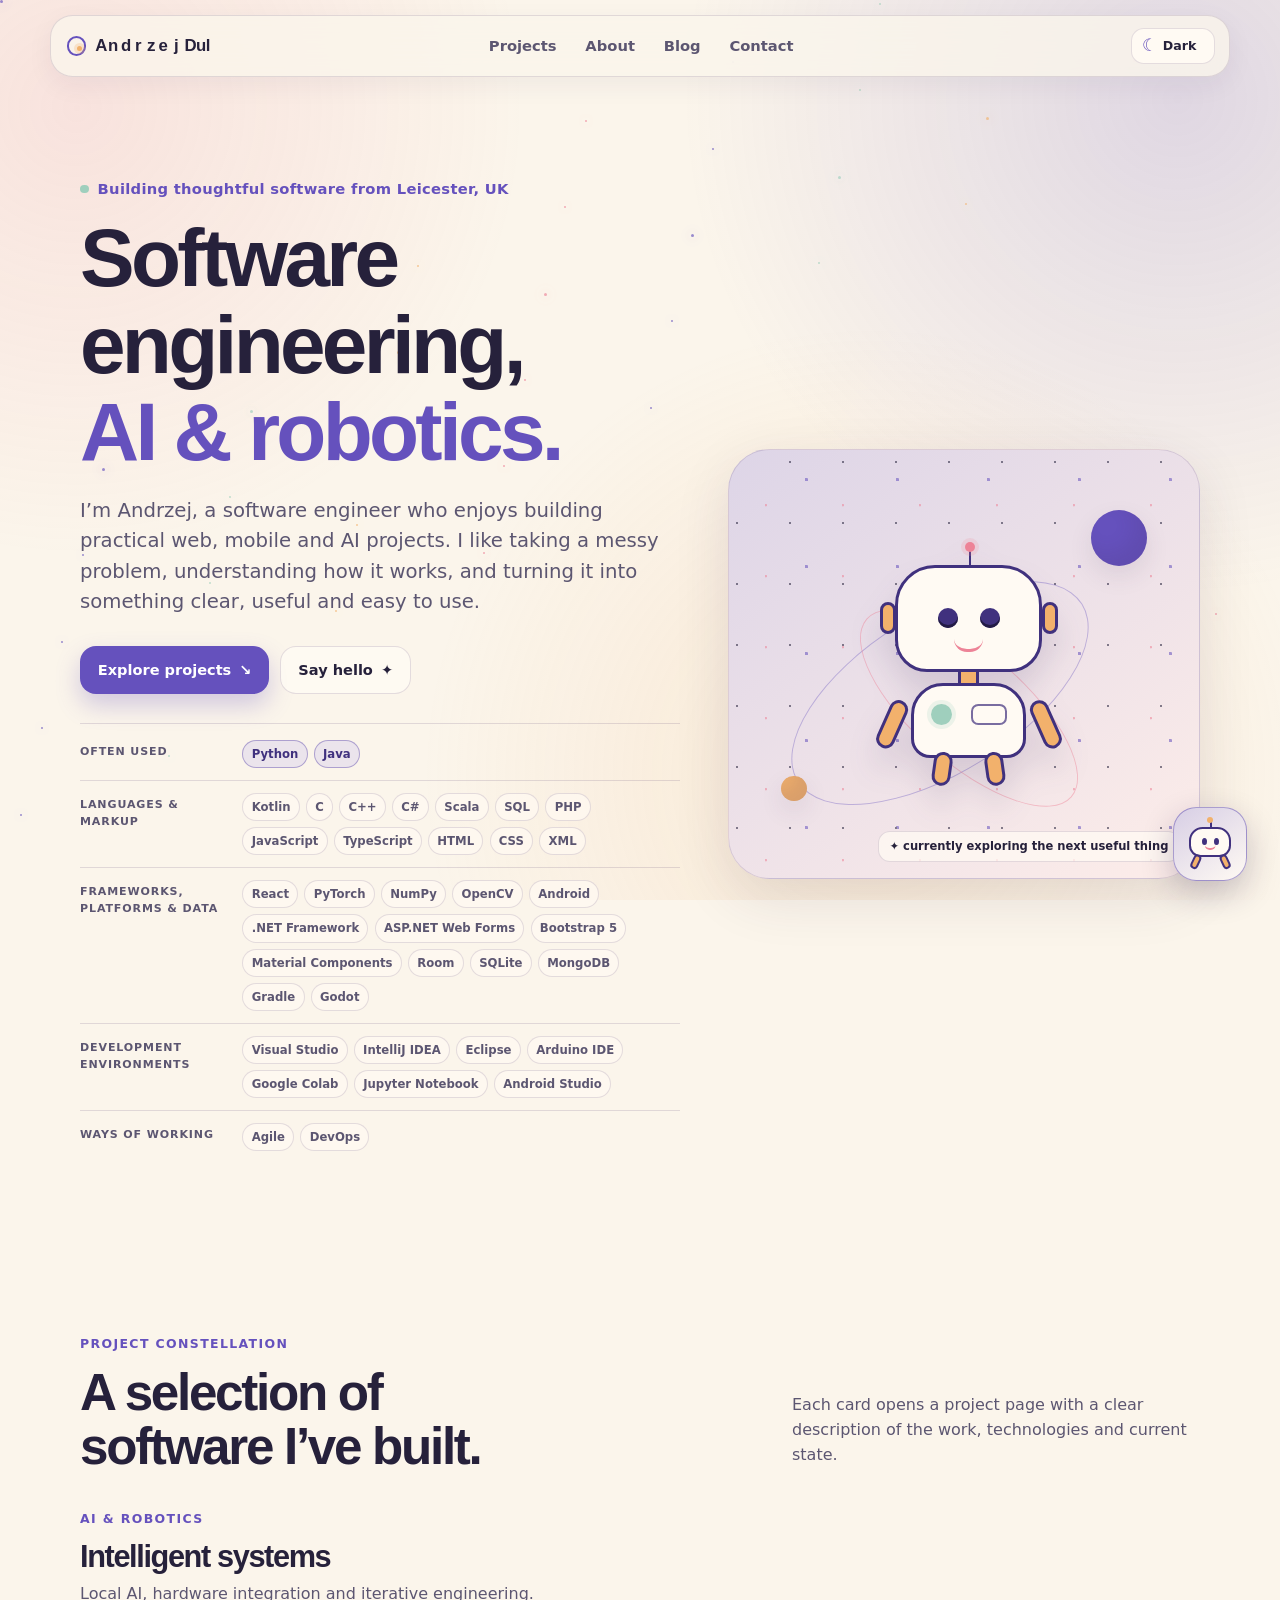
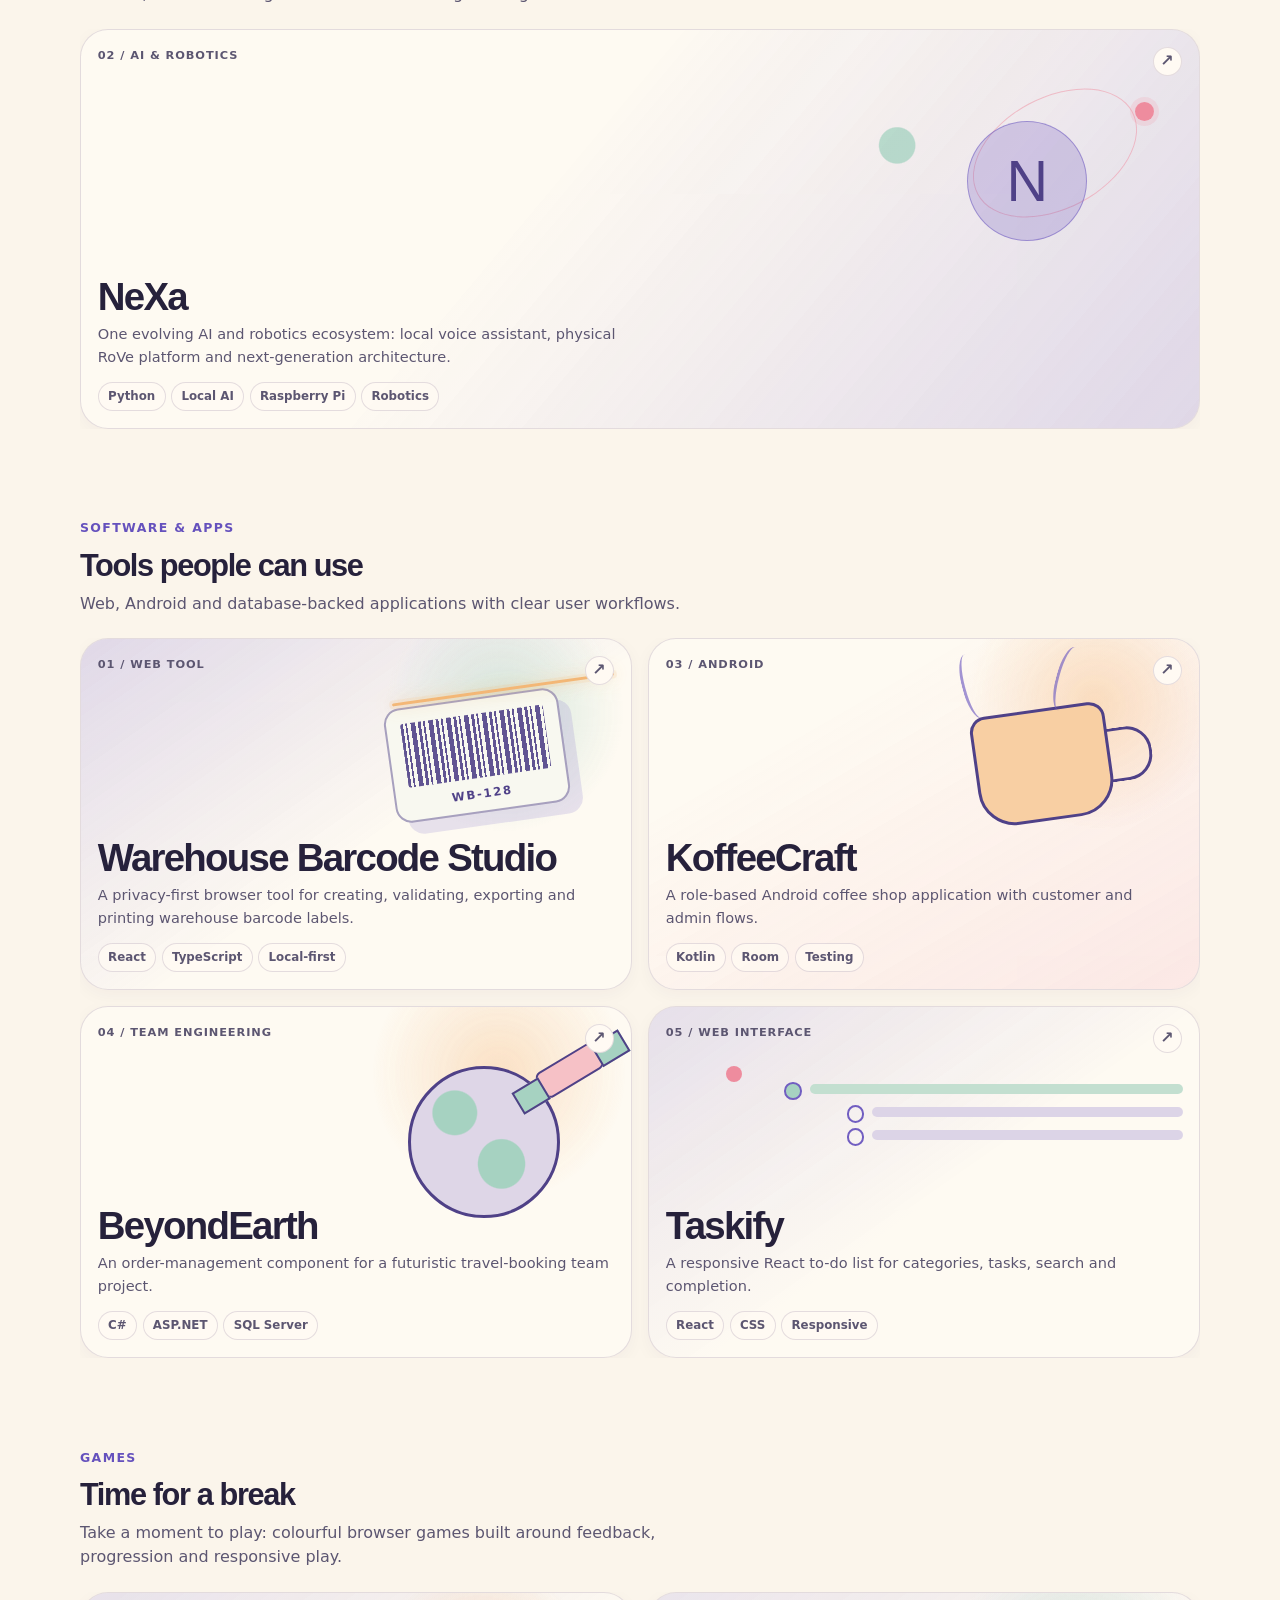
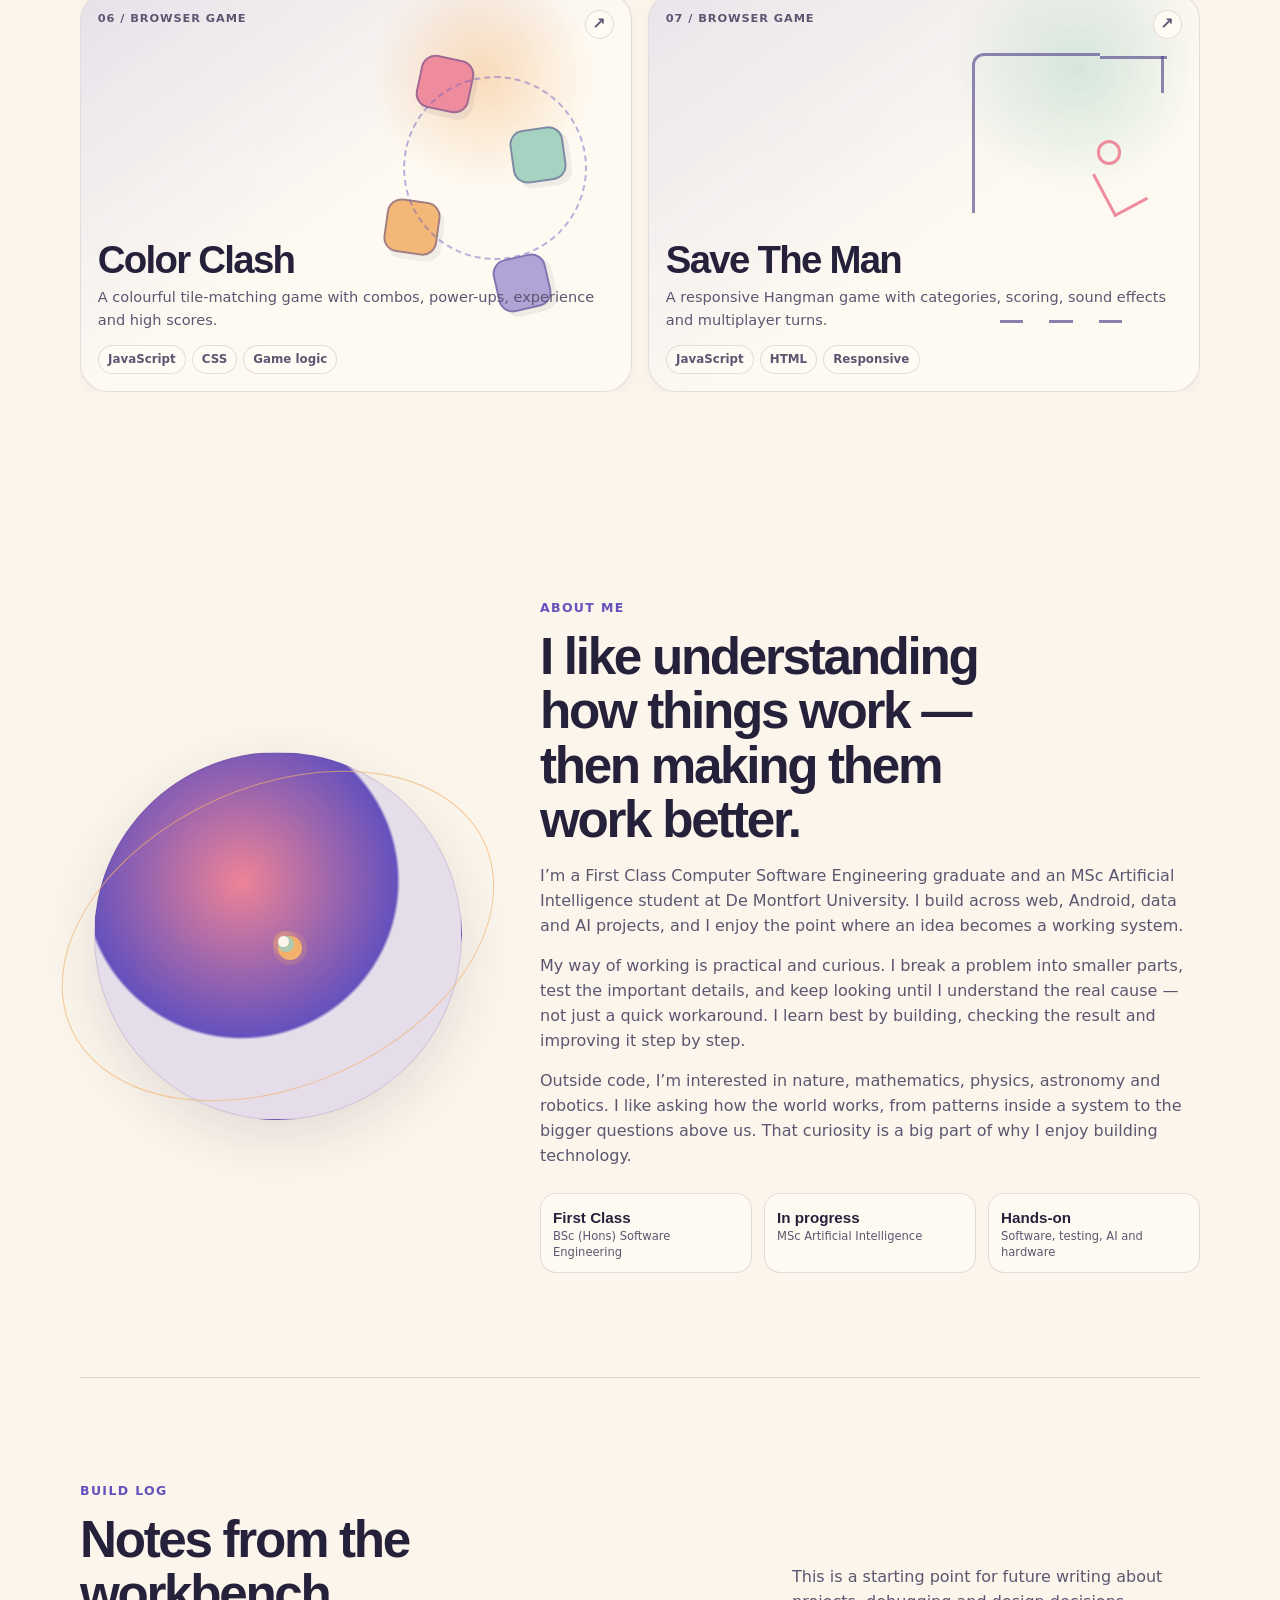
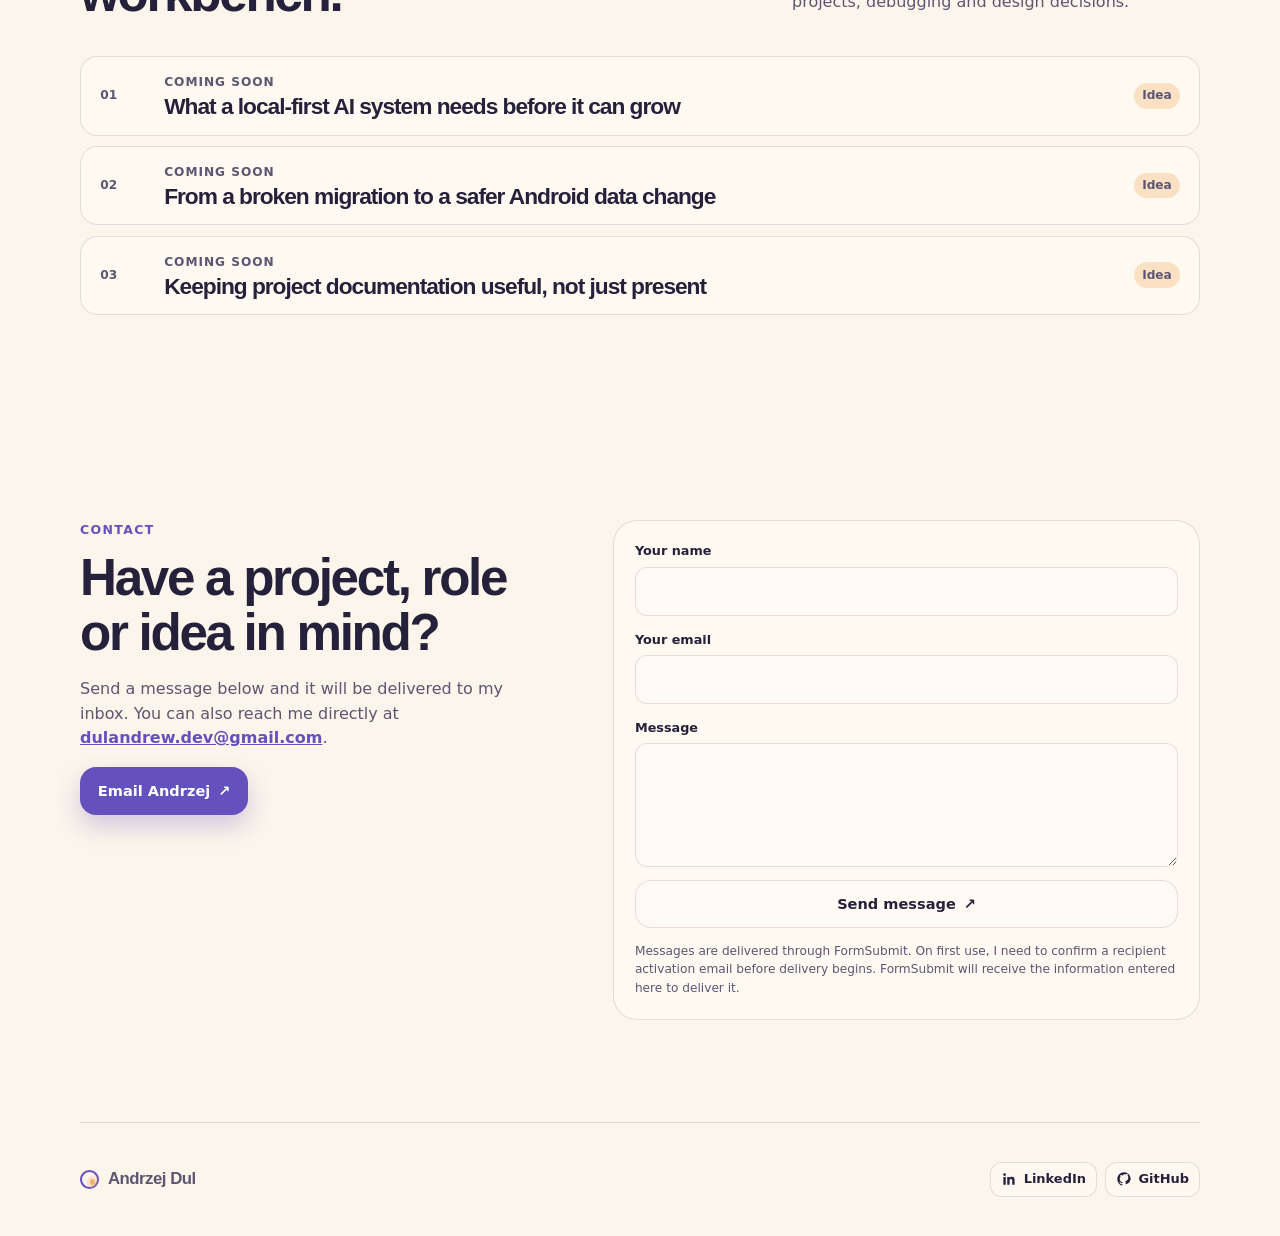
<file: index.html>
<!doctype html>
<html lang="en">
  <head>
    <meta charset="UTF-8" />
    <meta name="viewport" content="width=device-width, initial-scale=1.0" />
    <meta name="description" content="Andrzej Dul — software engineering, AI systems and robotics portfolio." />
    <meta name="theme-color" content="#171334" />
    <title>Andrzej Dul — Portfolio</title>
    <link rel="stylesheet" href="assets/styles.css?v=20261112-1" />
    <script src="assets/app.js?v=portfolio-assistant-2" defer></script>
  </head>
  <body>
    <a class="skip-link" href="#main-content">Skip to content</a>
    <div class="space-dust" aria-hidden="true"></div>

    <header class="site-header" data-header>
      <a class="brand" href="#home" aria-label="Andrzej Dul, home">
        <span class="brand-orbit" aria-hidden="true"></span>
        <span class="brand-name" aria-hidden="true">
          <span class="brand-name-fallback">Andrzej</span>
          <span class="brand-name-reels" data-name-reels></span>
          <span class="brand-surname">Dul</span>
        </span>
      </a>

      <button class="nav-toggle" type="button" aria-expanded="false" aria-controls="site-nav" data-nav-toggle>
        <span class="sr-only">Open navigation</span>
        <span></span><span></span><span></span>
      </button>

      <nav class="site-nav" id="site-nav" aria-label="Primary navigation" data-nav>
        <a href="#projects">Projects</a>
        <a href="#about">About</a>
        <a href="#blog">Blog</a>
        <a href="#contact">Contact</a>
      </nav>

      <button class="theme-toggle" type="button" aria-label="Switch colour theme" aria-pressed="false" data-theme-toggle>
        <span class="theme-icon" aria-hidden="true">☾</span>
        <span class="theme-label">Dark</span>
      </button>
    </header>

    <main id="main-content">
      <section class="hero section" id="home" aria-labelledby="hero-title">
        <div class="hero-copy reveal">
          <p class="eyebrow"><span class="pulse-dot" aria-hidden="true"></span> Building thoughtful software from Leicester, UK</p>
          <h1 id="hero-title">Software engineering,<br /><em>AI &amp; robotics.</em></h1>
          <p class="hero-intro">I’m Andrzej, a software engineer who enjoys building practical web, mobile and AI projects. I like taking a messy problem, understanding how it works, and turning it into something clear, useful and easy to use.</p>
          <div class="hero-actions">
            <a class="button button-primary" href="#projects">Explore projects <span aria-hidden="true">↘</span></a>
            <a class="button button-quiet" href="#contact">Say hello <span aria-hidden="true">✦</span></a>
          </div>
          <div class="skill-showcase" aria-label="Technologies used by Andrzej">
            <div class="skill-group skill-group-primary"><p>Often used</p><ul><li>Python</li><li>Java</li></ul></div>
            <div class="skill-group"><p>Languages &amp; markup</p><ul><li>Kotlin</li><li>C</li><li>C++</li><li>C#</li><li>Scala</li><li>SQL</li><li>PHP</li><li>JavaScript</li><li>TypeScript</li><li>HTML</li><li>CSS</li><li>XML</li></ul></div>
            <div class="skill-group"><p>Frameworks, platforms &amp; data</p><ul><li>React</li><li>PyTorch</li><li>NumPy</li><li>OpenCV</li><li>Android</li><li>.NET Framework</li><li>ASP.NET Web Forms</li><li>Bootstrap 5</li><li>Material Components</li><li>Room</li><li>SQLite</li><li>MongoDB</li><li>Gradle</li><li>Godot</li></ul></div>
            <div class="skill-group"><p>Development environments</p><ul><li>Visual Studio</li><li>IntelliJ IDEA</li><li>Eclipse</li><li>Arduino IDE</li><li>Google Colab</li><li>Jupyter Notebook</li><li>Android Studio</li></ul></div>
            <div class="skill-group"><p>Ways of working</p><ul><li>Agile</li><li>DevOps</li></ul></div>
          </div>
        </div>

        <div class="hero-visual reveal" aria-label="A friendly robot floating in space" role="img">
          <div class="orbit orbit-one" aria-hidden="true"></div>
          <div class="orbit orbit-two" aria-hidden="true"></div>
          <div class="planet planet-lilac" aria-hidden="true"></div>
          <div class="planet planet-peach" aria-hidden="true"></div>
          <div class="robot-wrap">
            <div class="robot-antenna"><span></span></div>
            <div class="robot-head">
              <span class="robot-ear ear-left"></span>
              <span class="robot-ear ear-right"></span>
              <div class="robot-face"><span class="eye"></span><span class="eye"></span><span class="mouth"></span></div>
            </div>
            <div class="robot-neck"></div>
            <div class="robot-body">
              <span class="chest-light"></span>
              <span class="robot-panel"></span>
            </div>
            <span class="robot-arm arm-left"></span><span class="robot-arm arm-right"></span>
            <span class="robot-leg leg-left"></span><span class="robot-leg leg-right"></span>
          </div>
          <p class="visual-note"><span aria-hidden="true">✦</span> currently exploring the next useful thing</p>
        </div>
      </section>

      <section class="section projects-section" id="projects" aria-labelledby="projects-title">
        <div class="section-heading reveal">
          <div>
            <p class="section-kicker">Project constellation</p>
            <h2 id="projects-title">A selection of software I’ve built.</h2>
          </div>
          <p>Each card opens a project page with a clear description of the work, technologies and current state.</p>
        </div>

        <section class="project-category" aria-labelledby="ai-projects-title">
          <div class="project-category-heading">
            <p class="section-kicker">AI &amp; robotics</p>
            <h3 id="ai-projects-title">Intelligent systems</h3>
            <p>Local AI, hardware integration and iterative engineering.</p>
          </div>
          <div class="project-carousel" data-project-carousel>
          <div class="project-carousel-controls" aria-label="Project gallery controls">
            <p class="project-carousel-status" data-carousel-status aria-live="polite"></p>
            <div><button class="carousel-button" type="button" data-carousel-prev aria-label="Show previous projects">←</button><button class="carousel-button" type="button" data-carousel-next aria-label="Show next projects">→</button></div>
          </div>
          <div class="project-carousel-viewport" data-carousel-viewport>
            <div class="project-carousel-track" data-project-track>
              <div class="project-grid" data-project-grid>
                <a class="project-card project-card-featured reveal" href="projects/nexa.html" data-tilt>
            <div class="card-art art-nexa" aria-hidden="true"><span class="mini-orbit"></span><span class="mini-core">N</span><span class="mini-moon"></span></div>
            <div class="card-topline"><span>02 / AI &amp; robotics</span><span class="card-arrow">↗</span></div>
            <h3>NeXa</h3>
            <p>One evolving AI and robotics ecosystem: local voice assistant, physical RoVe platform and next-generation architecture.</p>
            <ul class="card-tags"><li>Python</li><li>Local AI</li><li>Raspberry Pi</li><li>Robotics</li></ul>
                </a>
              </div>
            </div>
          </div>
          </div>
        </section>

        <section class="project-category" aria-labelledby="software-projects-title">
          <div class="project-category-heading">
            <p class="section-kicker">Software &amp; apps</p>
            <h3 id="software-projects-title">Tools people can use</h3>
            <p>Web, Android and database-backed applications with clear user workflows.</p>
          </div>
          <div class="project-carousel" data-project-carousel>
            <div class="project-carousel-controls" aria-label="Software projects gallery controls">
              <p class="project-carousel-status" data-carousel-status aria-live="polite"></p>
              <div><button class="carousel-button" type="button" data-carousel-prev aria-label="Show previous software projects">←</button><button class="carousel-button" type="button" data-carousel-next aria-label="Show next software projects">→</button></div>
            </div>
            <div class="project-carousel-viewport" data-carousel-viewport>
              <div class="project-carousel-track" data-project-track>
                <div class="project-grid" data-project-grid>
                <a class="project-card project-card-warehouse reveal" href="projects/warehouse-barcode-studio.html" data-tilt>
            <div class="card-art art-warehouse" aria-hidden="true"><span class="barcode-sheet"><span class="barcode-lines"></span><span class="barcode-code">WB-128</span></span><span class="barcode-scan"></span></div>
            <div class="card-topline"><span>01 / Web tool</span><span class="card-arrow">↗</span></div>
            <h3>Warehouse Barcode Studio</h3>
            <p>A privacy-first browser tool for creating, validating, exporting and printing warehouse barcode labels.</p>
            <ul class="card-tags"><li>React</li><li>TypeScript</li><li>Local-first</li></ul>
                </a>

                <a class="project-card project-card-coffee reveal" href="projects/koffeecraft.html" data-tilt>
            <div class="card-art art-coffee" aria-hidden="true"><span class="cup"></span><span class="steam steam-one"></span><span class="steam steam-two"></span></div>
            <div class="card-topline"><span>03 / Android</span><span class="card-arrow">↗</span></div>
            <h3>KoffeeCraft</h3>
            <p>A role-based Android coffee shop application with customer and admin flows.</p>
            <ul class="card-tags"><li>Kotlin</li><li>Room</li><li>Testing</li></ul>
                </a>

                <a class="project-card project-card-standard reveal" href="projects/beyond-earth.html" data-tilt>
            <div class="card-art art-earth" aria-hidden="true"><span class="earth-globe"></span><span class="satellite"></span></div>
            <div class="card-topline"><span>04 / Team engineering</span><span class="card-arrow">↗</span></div>
            <h3>BeyondEarth</h3>
            <p>An order-management component for a futuristic travel-booking team project.</p>
            <ul class="card-tags"><li>C#</li><li>ASP.NET</li><li>SQL Server</li></ul>
                </a>

                <a class="project-card project-card-standard reveal" href="projects/taskify.html" data-tilt>
            <div class="card-art art-taskify" aria-hidden="true"><span class="task-line done"></span><span class="task-line"></span><span class="task-line"></span><span class="task-dot"></span></div>
            <div class="card-topline"><span>05 / Web interface</span><span class="card-arrow">↗</span></div>
            <h3>Taskify</h3>
            <p>A responsive React to-do list for categories, tasks, search and completion.</p>
            <ul class="card-tags"><li>React</li><li>CSS</li><li>Responsive</li></ul>
                </a>
              </div>
            </div>
          </div>
          </div>
        </section>

        <section class="project-category" aria-labelledby="games-projects-title">
          <div class="project-category-heading">
            <p class="section-kicker">Games</p>
            <h3 id="games-projects-title">Time for a break</h3>
            <p>Take a moment to play: colourful browser games built around feedback, progression and responsive play.</p>
          </div>
          <div class="project-carousel" data-project-carousel>
            <div class="project-carousel-controls" aria-label="Games gallery controls">
              <p class="project-carousel-status" data-carousel-status aria-live="polite"></p>
              <div><button class="carousel-button" type="button" data-carousel-prev aria-label="Show previous games">←</button><button class="carousel-button" type="button" data-carousel-next aria-label="Show next games">→</button></div>
            </div>
            <div class="project-carousel-viewport" data-carousel-viewport>
              <div class="project-carousel-track" data-project-track>
                <div class="project-grid" data-project-grid>
                <a class="project-card project-card-game reveal" href="projects/color-clash.html" data-tilt>
            <div class="card-art art-color" aria-hidden="true"><span class="color-tile tile-one"></span><span class="color-tile tile-two"></span><span class="color-tile tile-three"></span><span class="color-tile tile-four"></span><span class="combo-ring"></span></div>
            <div class="card-topline"><span>06 / Browser game</span><span class="card-arrow">↗</span></div>
            <h3>Color Clash</h3>
            <p>A colourful tile-matching game with combos, power-ups, experience and high scores.</p>
            <ul class="card-tags"><li>JavaScript</li><li>CSS</li><li>Game logic</li></ul>
                </a>

                <a class="project-card project-card-game reveal" href="projects/save-the-man.html" data-tilt>
            <div class="card-art art-save" aria-hidden="true"><span class="gallows"></span><span class="hanging-figure"></span><span class="word-dash dash-one"></span><span class="word-dash dash-two"></span><span class="word-dash dash-three"></span></div>
            <div class="card-topline"><span>07 / Browser game</span><span class="card-arrow">↗</span></div>
            <h3>Save The Man</h3>
            <p>A responsive Hangman game with categories, scoring, sound effects and multiplayer turns.</p>
            <ul class="card-tags"><li>JavaScript</li><li>HTML</li><li>Responsive</li></ul>
                </a>
              </div>
            </div>
          </div>
          </div>
        </section>
      </section>

      <section class="section about-section" id="about" aria-labelledby="about-title">
        <div class="about-orb reveal" aria-hidden="true"><span></span><span></span><span></span></div>
        <div class="about-copy reveal">
          <p class="section-kicker">About me</p>
          <h2 id="about-title">I like understanding how things work — then making them work better.</h2>
          <p>I’m a First Class Computer Software Engineering graduate and an MSc Artificial Intelligence student at De Montfort University. I build across web, Android, data and AI projects, and I enjoy the point where an idea becomes a working system.</p>
          <p>My way of working is practical and curious. I break a problem into smaller parts, test the important details, and keep looking until I understand the real cause — not just a quick workaround. I learn best by building, checking the result and improving it step by step.</p>
          <p>Outside code, I’m interested in nature, mathematics, physics, astronomy and robotics. I like asking how the world works, from patterns inside a system to the bigger questions above us. That curiosity is a big part of why I enjoy building technology.</p>
          <div class="fact-grid" aria-label="Selected background">
            <div><strong>First Class</strong><span>BSc (Hons) Software Engineering</span></div>
            <div><strong>In progress</strong><span>MSc Artificial Intelligence</span></div>
            <div><strong>Hands-on</strong><span>Software, testing, AI and hardware</span></div>
          </div>
        </div>
      </section>

      <section class="section blog-section" id="blog" aria-labelledby="blog-title">
        <div class="section-heading reveal">
          <div>
            <p class="section-kicker">Build log</p>
            <h2 id="blog-title">Notes from the workbench.</h2>
          </div>
          <p>This is a starting point for future writing about projects, debugging and design decisions.</p>
        </div>
        <div class="log-list">
          <article class="log-item reveal"><span class="log-index">01</span><div><p class="log-label">Coming soon</p><h3>What a local-first AI system needs before it can grow</h3></div><span class="log-status">Idea</span></article>
          <article class="log-item reveal"><span class="log-index">02</span><div><p class="log-label">Coming soon</p><h3>From a broken migration to a safer Android data change</h3></div><span class="log-status">Idea</span></article>
          <article class="log-item reveal"><span class="log-index">03</span><div><p class="log-label">Coming soon</p><h3>Keeping project documentation useful, not just present</h3></div><span class="log-status">Idea</span></article>
        </div>
      </section>

      <section class="section contact-section" id="contact" aria-labelledby="contact-title">
        <div class="contact-intro reveal">
          <p class="section-kicker">Contact</p>
          <h2 id="contact-title">Have a project, role or idea in mind?</h2>
          <p>Send a message below and it will be delivered to my inbox. You can also reach me directly at <a href="mailto:dulandrew.dev@gmail.com">dulandrew.dev@gmail.com</a>.</p>
          <a class="button button-primary" href="mailto:dulandrew.dev@gmail.com?subject=Hello%20Andrzej">Email Andrzej <span aria-hidden="true">↗</span></a>
        </div>
        <form class="contact-form reveal" action="https://formsubmit.co/dulandrew.dev@gmail.com" method="POST">
          <input type="hidden" name="_subject" value="New message from Andrzej Dul portfolio" />
          <input type="hidden" name="_template" value="table" />
          <input class="form-honeypot" type="text" name="_honey" tabindex="-1" autocomplete="off" aria-hidden="true" />
          <div class="form-row"><label for="name">Your name</label><input id="name" name="name" required /></div>
          <div class="form-row"><label for="email">Your email</label><input id="email" type="email" name="email" required /></div>
          <div class="form-row"><label for="message">Message</label><textarea id="message" name="message" rows="4" required></textarea></div>
          <button class="button button-quiet" type="submit">Send message <span aria-hidden="true">↗</span></button>
          <p class="form-note">Messages are delivered through FormSubmit. On first use, I need to confirm a recipient activation email before delivery begins. FormSubmit will receive the information entered here to deliver it.</p>
        </form>
      </section>
    </main>

    <aside class="assistant-dock" data-assistant-dock aria-label="Portfolio assistant">
      <button class="assistant-launcher" type="button" aria-expanded="false" aria-controls="portfolio-assistant" data-assistant-toggle>
        <span class="dock-robot" aria-hidden="true"><span class="dock-antenna"></span><span class="dock-head"><span class="dock-eye dock-eye-left"></span><span class="dock-eye dock-eye-right"></span><span class="dock-smile"></span></span><span class="dock-arm dock-arm-left"></span><span class="dock-arm dock-arm-right"></span></span>
        <span class="sr-only">Open portfolio assistant</span>
      </button>
      <section class="assistant-popover" id="portfolio-assistant" aria-label="Portfolio assistant chat">
        <div class="chat-header"><span class="chat-orb" aria-hidden="true">✦</span><div><strong>Portfolio helper</strong><small><span class="status-dot"></span> Ask about projects and how I work</small></div><button class="assistant-close" type="button" aria-label="Close portfolio assistant" data-assistant-close>×</button></div>
        <div class="chat-messages" data-chat-messages aria-live="polite"><p class="assistant-message">Hi, I’m Andrzej’s portfolio assistant. What would you like to know?</p></div>
        <form class="chat-form" data-chat-form>
          <label class="sr-only" for="assistant-question">Ask about a project</label>
          <input id="assistant-question" name="question" placeholder="Ask about Andrzej or a project…" autocomplete="off" />
          <button class="icon-button" type="submit" aria-label="Send question">↑</button>
        </form>
      </section>
    </aside>

    <footer class="site-footer">
      <a class="brand" href="#home"><span class="brand-orbit" aria-hidden="true"></span><span>Andrzej Dul</span></a>
      <div class="footer-links" aria-label="Andrzej's profiles">
        <a class="social-link" href="https://www.linkedin.com/in/andrzej-dul-05b53b1b9/" target="_blank" rel="noreferrer" aria-label="Andrzej Dul on LinkedIn">
          <svg aria-hidden="true" viewBox="0 0 24 24"><path d="M20.45 20.45h-3.56v-5.57c0-1.33-.03-3.03-1.85-3.03-1.85 0-2.13 1.45-2.13 2.94v5.66H9.35V8.98h3.42v1.57h.05c.48-.9 1.64-1.85 3.37-1.85 3.6 0 4.26 2.37 4.26 5.46v6.29ZM5.34 7.41a2.07 2.07 0 1 1 0-4.14 2.07 2.07 0 0 1 0 4.14Zm1.78 13.04H3.55V8.98h3.57v11.47Z"/></svg>
          <span>LinkedIn</span>
        </a>
        <a class="social-link" href="https://github.com/AndrewDul" target="_blank" rel="noreferrer" aria-label="Andrzej Dul on GitHub">
          <svg aria-hidden="true" viewBox="0 0 24 24"><path fill-rule="evenodd" d="M12 2C6.48 2 2 6.58 2 12.23c0 4.52 2.87 8.35 6.84 9.7.5.1.68-.22.68-.49 0-.24-.01-1.04-.01-1.88-2.78.62-3.37-1.21-3.37-1.21-.45-1.19-1.11-1.5-1.11-1.5-.91-.64.07-.63.07-.63 1 .07 1.53 1.06 1.53 1.06.9 1.57 2.35 1.12 2.92.86.09-.67.35-1.12.64-1.38-2.22-.26-4.56-1.15-4.56-5.11 0-1.13.4-2.06 1.06-2.79-.11-.27-.46-1.32.1-2.75 0 0 .87-.29 2.75 1.07A9.36 9.36 0 0 1 12 4.78c.85 0 1.7.12 2.5.34 1.89-1.36 2.75-1.07 2.75-1.07.56 1.43.21 2.48.1 2.75.66.73 1.06 1.66 1.06 2.79 0 3.97-2.35 4.85-4.58 5.1.36.32.68.94.68 1.9 0 1.37-.01 2.47-.01 2.81 0 .27.18.6.69.49A10.24 10.24 0 0 0 22 12.23C22 6.58 17.52 2 12 2Z" clip-rule="evenodd"/></svg>
          <span>GitHub</span>
        </a>
      </div>
    </footer>
  </body>
</html>
</file>
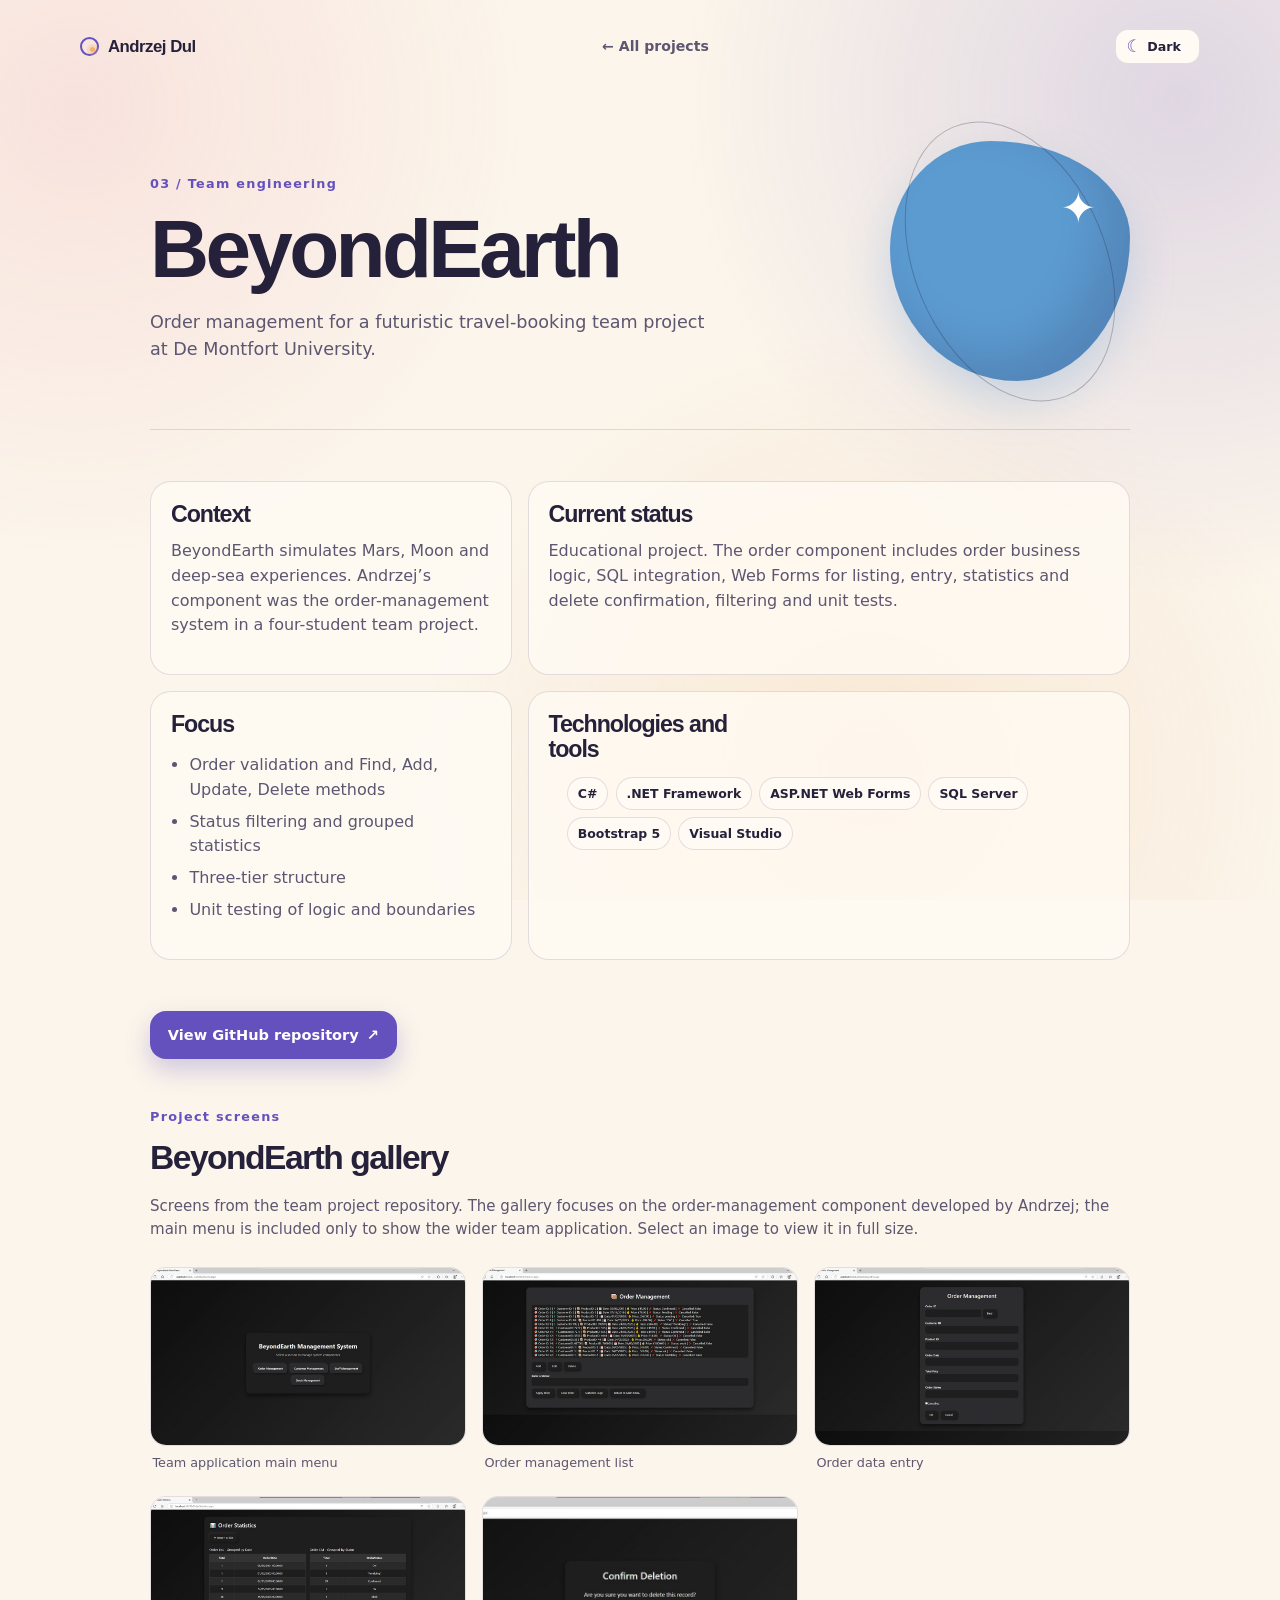
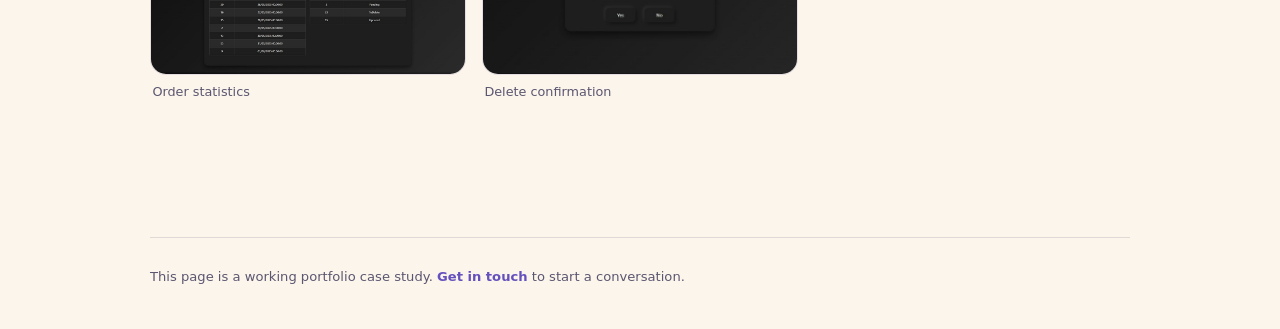
<file: projects/beyond-earth.html>
<!doctype html>
<html lang="en">
<head>
  <meta charset="UTF-8">
  <meta name="viewport" content="width=device-width, initial-scale=1.0">
  <meta name="description" content="BeyondEarth project case study by Andrzej Dul.">
  <title>BeyondEarth — Andrzej Dul</title>
  <link rel="stylesheet" href="../assets/project.css">
  <link rel="stylesheet" href="../assets/gallery.css">
  <script src="../assets/project.js" defer></script>
  <script src="../assets/gallery.js" defer></script>
</head>
<body class="project-page" data-project="beyond-earth">
  <a class="skip-link" href="#project-content">Skip to content</a>
  <header class="project-header"><nav class="project-nav" aria-label="Project navigation"><a class="brand" href="../index.html"><span class="brand-orbit" aria-hidden="true"></span><span>Andrzej Dul</span></a><a class="back-link" href="../index.html#projects">← All projects</a><button class="theme-toggle" type="button" aria-label="Switch colour theme" aria-pressed="false" data-theme-toggle><span class="theme-icon" aria-hidden="true">☾</span><span class="theme-label">Dark</span></button></nav></header>
  <main class="project-main" id="project-content">
    <section class="project-hero"><div><p class="project-number" data-number></p><h1 data-title></h1><p class="project-summary" data-summary></p></div><div class="project-orb" aria-hidden="true"></div></section>
    <section class="project-details"><article class="project-detail"><h2>Context</h2><p data-context></p></article><article class="project-detail wide"><h2>Current status</h2><p data-status></p></article><article class="project-detail"><h2>Focus</h2><ul data-focus></ul></article><article class="project-detail wide"><h2>Technologies and tools</h2><ul class="technology-list" data-technologies></ul></article></section>
    <div class="project-links"><a class="button button-primary" data-repository target="_blank" rel="noreferrer">View GitHub repository <span aria-hidden="true">↗</span></a></div>
    <section class="case-section" aria-labelledby="beyond-earth-gallery-title">
      <p class="project-number">Project screens</p>
      <h2 id="beyond-earth-gallery-title">BeyondEarth gallery</h2>
      <p class="case-muted">Screens from the team project repository. The gallery focuses on the order-management component developed by Andrzej; the main menu is included only to show the wider team application. Select an image to view it in full size.</p>
      <div class="case-gallery case-gallery--landscape" data-gallery>
        <figure><button type="button" data-gallery-open data-gallery-src="../assets/images/beyond-earth/beyond-earth-main-menu.jpeg" data-gallery-alt="BeyondEarth Management System main menu" data-gallery-caption="Team application main menu — order, customer, staff and stock sections."><img src="../assets/images/beyond-earth/beyond-earth-main-menu.jpeg" alt="BeyondEarth Management System main menu" loading="lazy" width="1280" height="685"></button><figcaption>Team application main menu</figcaption></figure>
        <figure><button type="button" data-gallery-open data-gallery-src="../assets/images/beyond-earth/beyond-earth-order-list.jpeg" data-gallery-alt="BeyondEarth order management list" data-gallery-caption="Order management list — records, status filter and links to order actions."><img src="../assets/images/beyond-earth/beyond-earth-order-list.jpeg" alt="BeyondEarth order management list" loading="lazy" width="1280" height="672"></button><figcaption>Order management list</figcaption></figure>
        <figure><button type="button" data-gallery-open data-gallery-src="../assets/images/beyond-earth/beyond-earth-order-entry.jpeg" data-gallery-alt="BeyondEarth order data entry form" data-gallery-caption="Order data entry — find, create and edit order details."><img src="../assets/images/beyond-earth/beyond-earth-order-entry.jpeg" alt="BeyondEarth order data entry form" loading="lazy" width="1280" height="684"></button><figcaption>Order data entry</figcaption></figure>
        <figure><button type="button" data-gallery-open data-gallery-src="../assets/images/beyond-earth/beyond-earth-statistics.jpeg" data-gallery-alt="BeyondEarth order statistics tables" data-gallery-caption="Order statistics — grouped counts by date and status."><img src="../assets/images/beyond-earth/beyond-earth-statistics.jpeg" alt="BeyondEarth order statistics tables" loading="lazy" width="1280" height="684"></button><figcaption>Order statistics</figcaption></figure>
        <figure><button type="button" data-gallery-open data-gallery-src="../assets/images/beyond-earth/beyond-earth-delete-confirmation.jpeg" data-gallery-alt="BeyondEarth order delete confirmation dialog" data-gallery-caption="Delete confirmation — a separate safeguard before removing an order record."><img src="../assets/images/beyond-earth/beyond-earth-delete-confirmation.jpeg" alt="BeyondEarth order delete confirmation dialog" loading="lazy" width="1280" height="394"></button><figcaption>Delete confirmation</figcaption></figure>
      </div>
    </section>
  </main>
  <footer class="project-footer">This page is a working portfolio case study. <a href="../index.html#contact">Get in touch</a> to start a conversation.</footer>
</body>
</html>
</file>
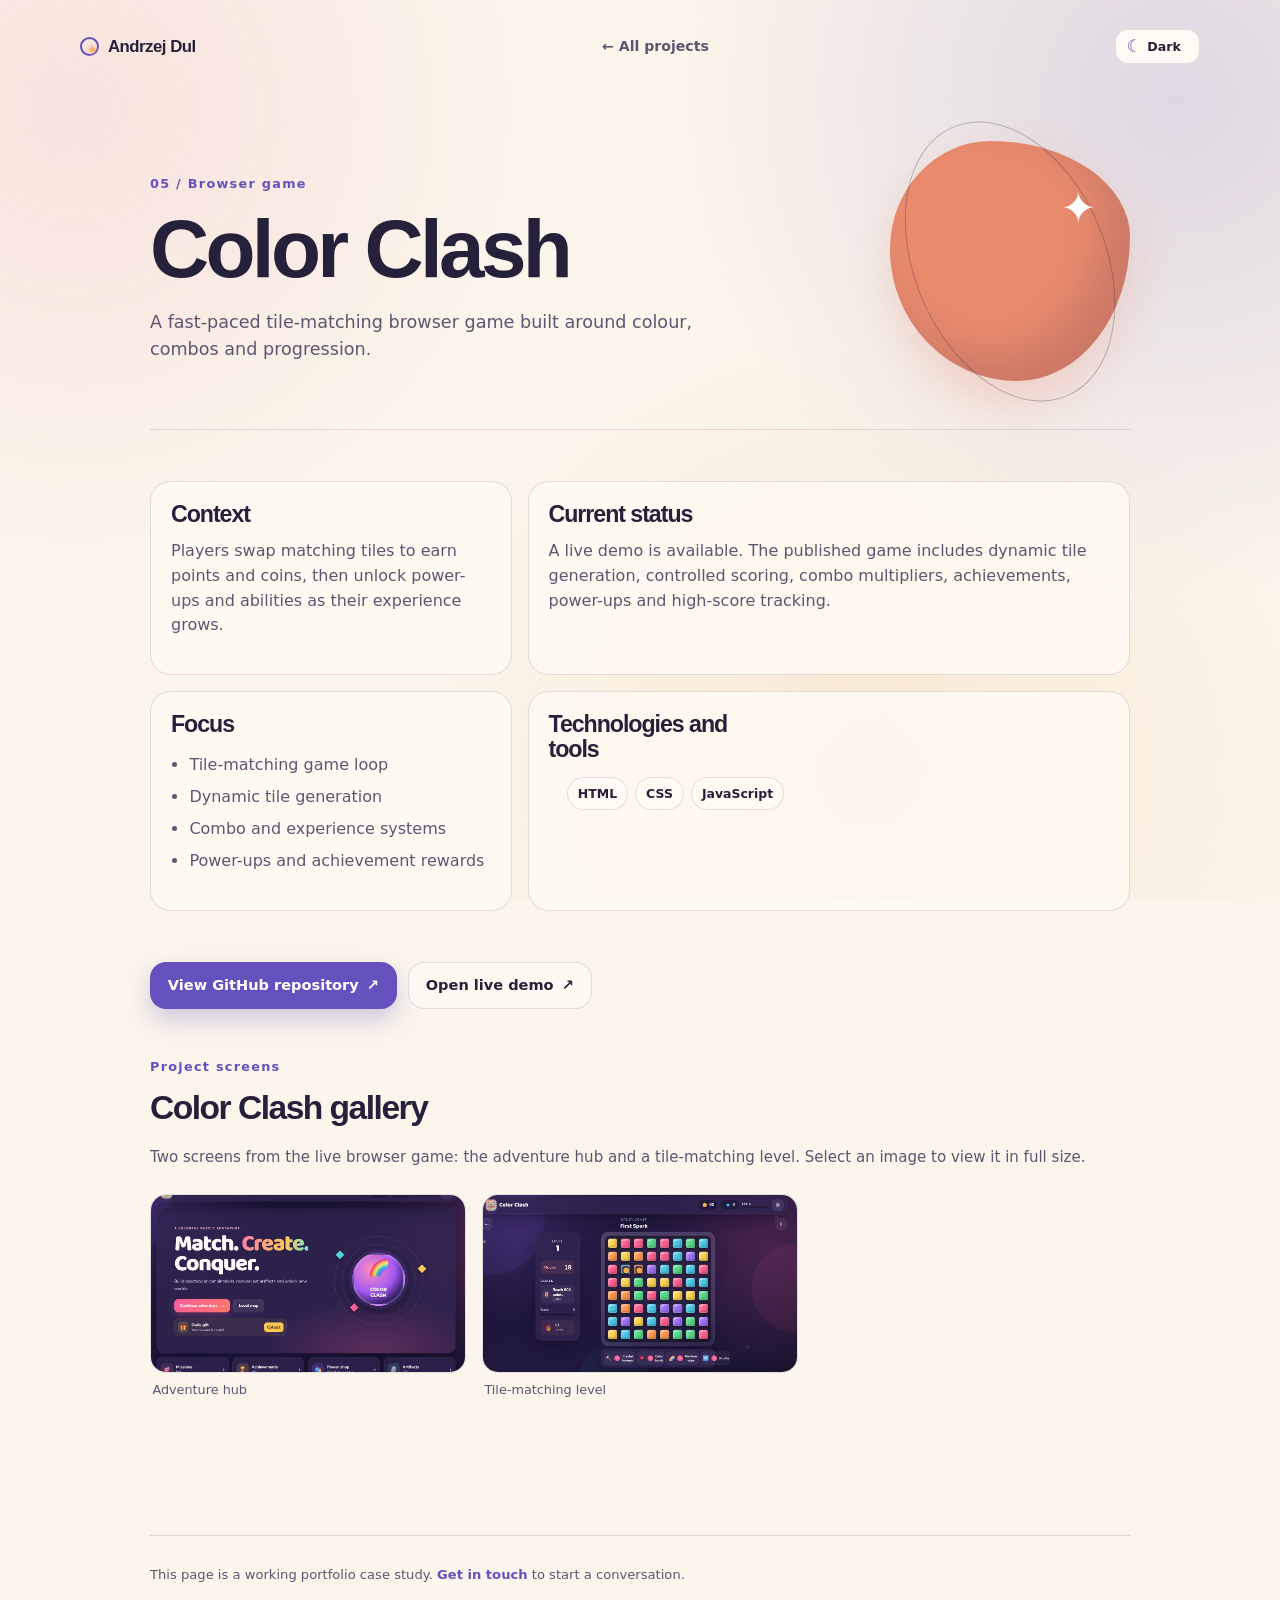
<file: projects/color-clash.html>
<!doctype html>
<html lang="en">
<head>
  <meta charset="UTF-8">
  <meta name="viewport" content="width=device-width, initial-scale=1.0">
  <meta name="description" content="Color Clash project case study by Andrzej Dul.">
  <title>Color Clash — Andrzej Dul</title>
  <link rel="stylesheet" href="../assets/project.css">
  <link rel="stylesheet" href="../assets/gallery.css">
  <script src="../assets/project.js" defer></script>
  <script src="../assets/gallery.js" defer></script>
</head>
<body class="project-page" data-project="color-clash">
  <a class="skip-link" href="#project-content">Skip to content</a>
  <header class="project-header"><nav class="project-nav" aria-label="Project navigation"><a class="brand" href="../index.html"><span class="brand-orbit" aria-hidden="true"></span><span>Andrzej Dul</span></a><a class="back-link" href="../index.html#projects">← All projects</a><button class="theme-toggle" type="button" aria-label="Switch colour theme" aria-pressed="false" data-theme-toggle><span class="theme-icon" aria-hidden="true">☾</span><span class="theme-label">Dark</span></button></nav></header>
  <main class="project-main" id="project-content">
    <section class="project-hero"><div><p class="project-number" data-number></p><h1 data-title></h1><p class="project-summary" data-summary></p></div><div class="project-orb" aria-hidden="true"></div></section>
    <section class="project-details"><article class="project-detail"><h2>Context</h2><p data-context></p></article><article class="project-detail wide"><h2>Current status</h2><p data-status></p></article><article class="project-detail"><h2>Focus</h2><ul data-focus></ul></article><article class="project-detail wide"><h2>Technologies and tools</h2><ul class="technology-list" data-technologies></ul></article></section>
    <div class="project-links"><a class="button button-primary" data-repository target="_blank" rel="noreferrer">View GitHub repository <span aria-hidden="true">↗</span></a><a class="button button-quiet" data-live hidden target="_blank" rel="noreferrer">Open live demo <span aria-hidden="true">↗</span></a></div>
    <section class="case-section" aria-labelledby="color-clash-gallery-title">
      <p class="project-number">Project screens</p>
      <h2 id="color-clash-gallery-title">Color Clash gallery</h2>
      <p class="case-muted">Two screens from the live browser game: the adventure hub and a tile-matching level. Select an image to view it in full size.</p>
      <div class="case-gallery case-gallery--landscape" data-gallery>
        <figure><button type="button" data-gallery-open data-gallery-src="../assets/images/color-clash/color-clash-home.jpeg" data-gallery-alt="Color Clash adventure hub" data-gallery-caption="Adventure hub — missions, achievements, power shop and artifacts."><img src="../assets/images/color-clash/color-clash-home.jpeg" alt="Color Clash adventure hub" loading="lazy" width="1241" height="805"></button><figcaption>Adventure hub</figcaption></figure>
        <figure><button type="button" data-gallery-open data-gallery-src="../assets/images/color-clash/color-clash-level.jpeg" data-gallery-alt="Color Clash tile-matching puzzle level" data-gallery-caption="Tile-matching level — moves, goals, collectibles and power-ups."><img src="../assets/images/color-clash/color-clash-level.jpeg" alt="Color Clash tile-matching puzzle level" loading="lazy" width="1555" height="852"></button><figcaption>Tile-matching level</figcaption></figure>
      </div>
    </section>
  </main>
  <footer class="project-footer">This page is a working portfolio case study. <a href="../index.html#contact">Get in touch</a> to start a conversation.</footer>
</body>
</html>
</file>
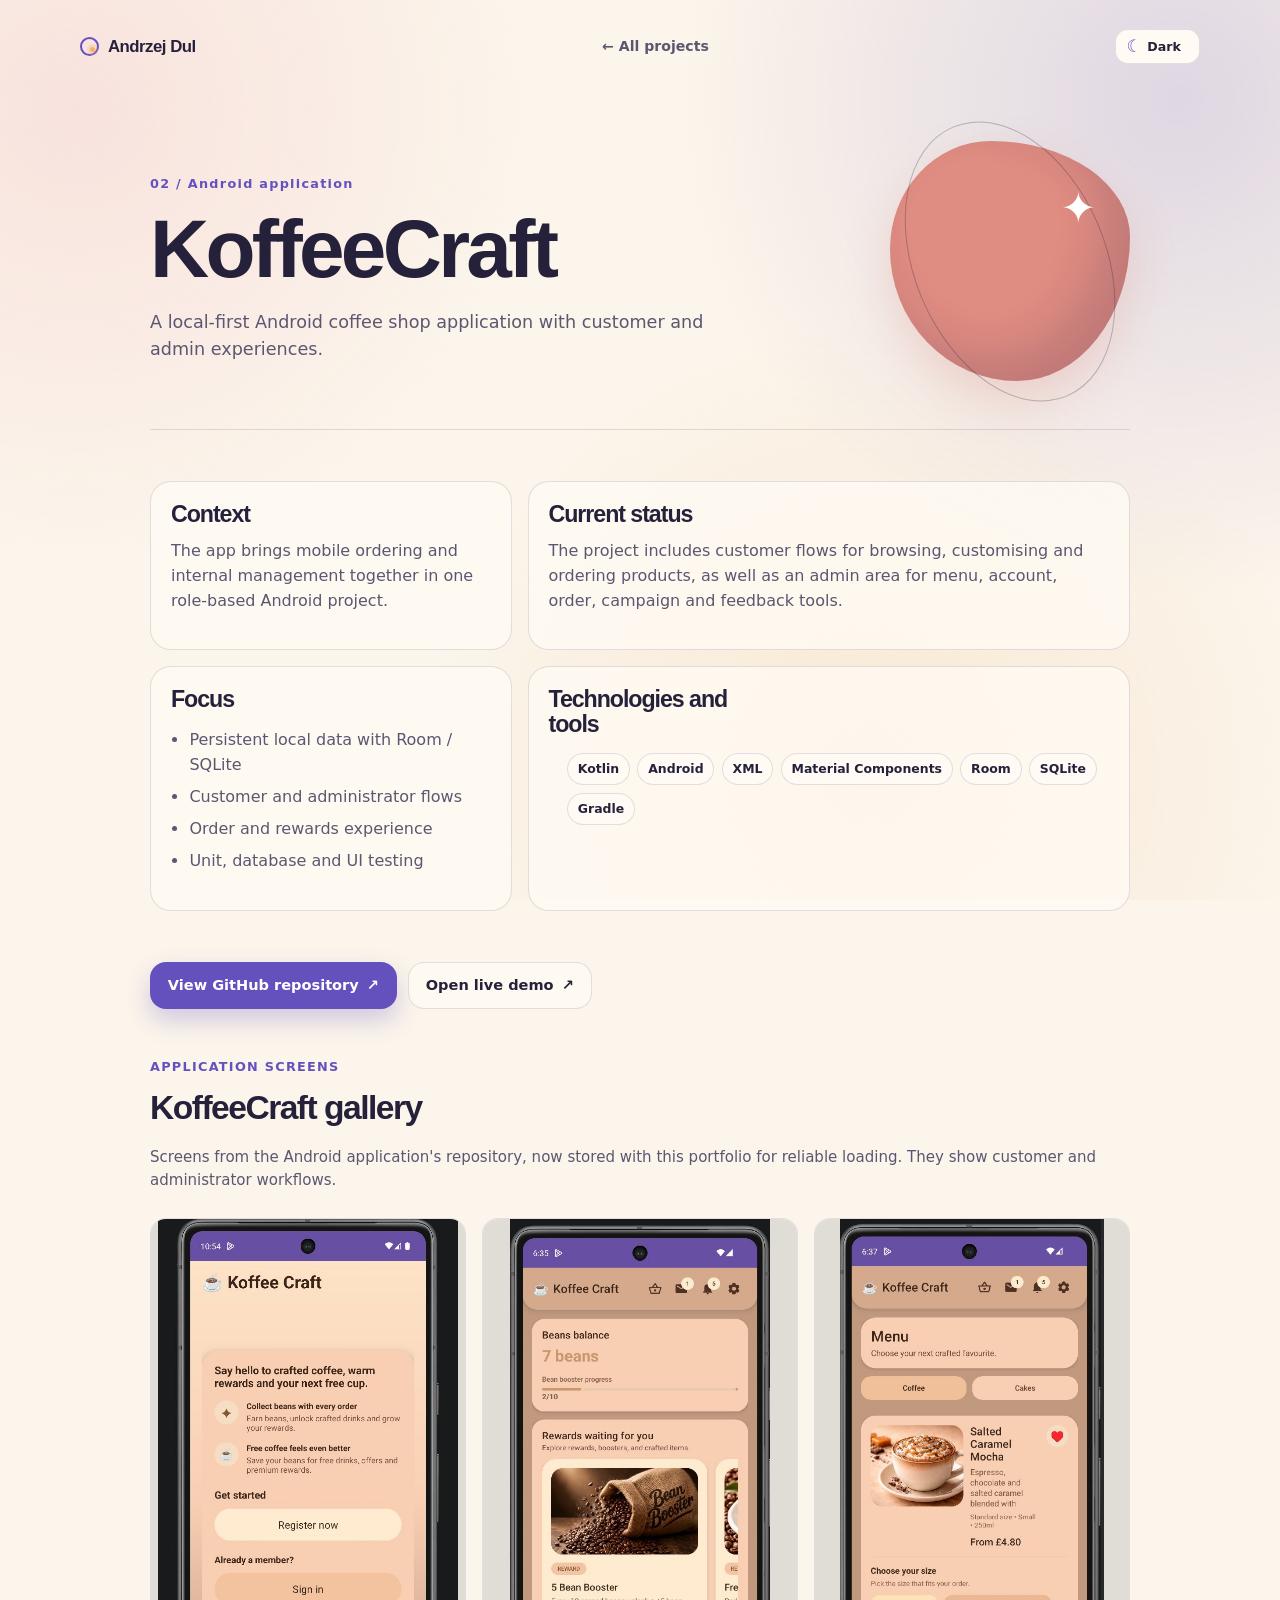
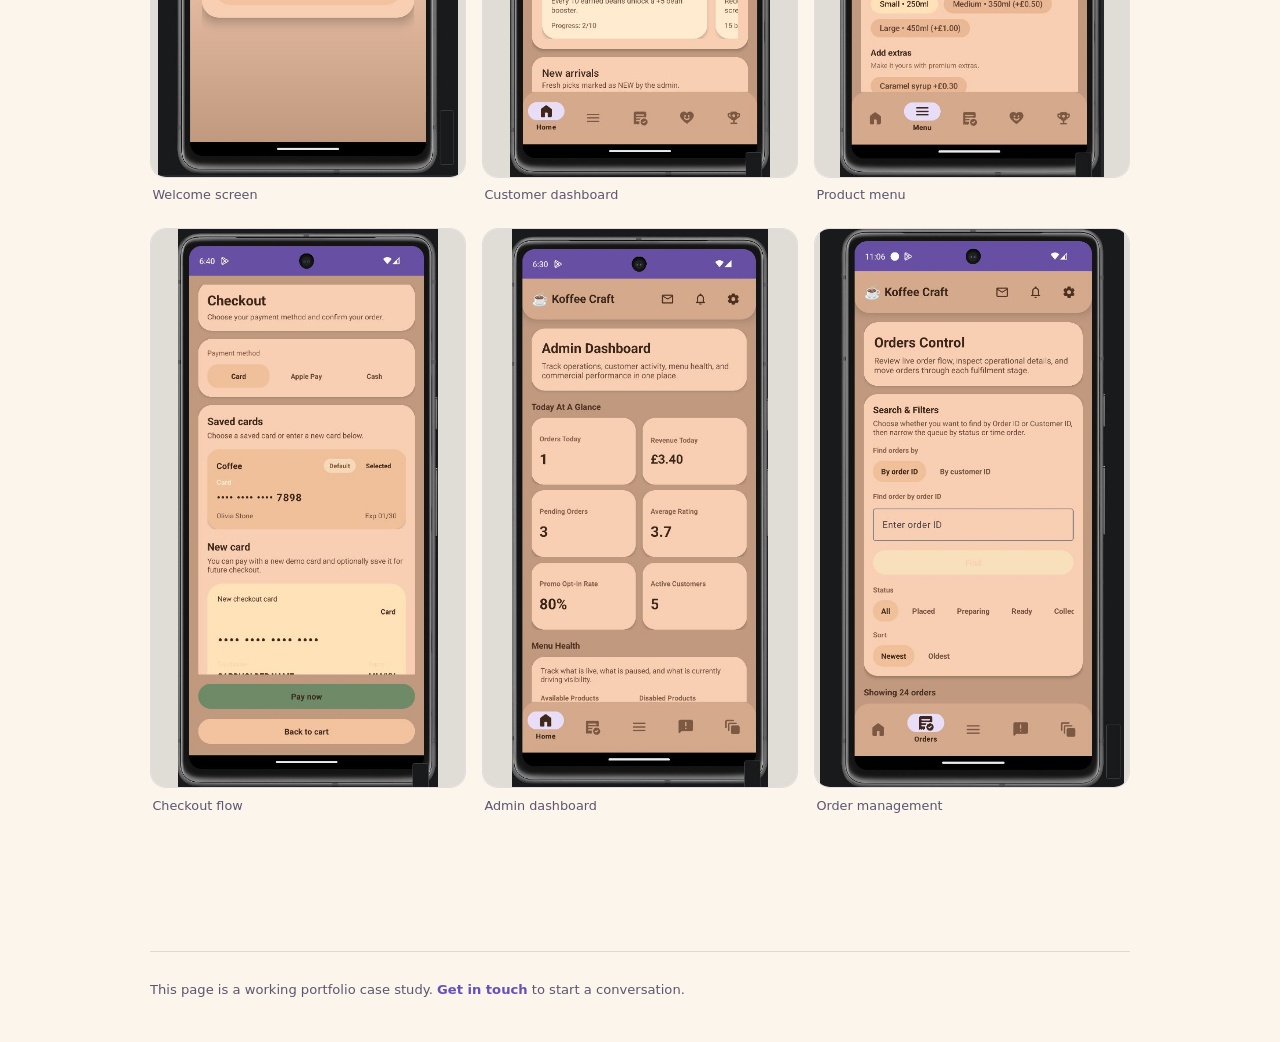
<file: projects/koffeecraft.html>
<!doctype html>
<html lang="en">
<head>
  <meta charset="UTF-8">
  <meta name="viewport" content="width=device-width, initial-scale=1.0">
  <meta name="description" content="KoffeeCraft project case study by Andrzej Dul.">
  <title>KoffeeCraft — Andrzej Dul</title>
  <link rel="stylesheet" href="../assets/project.css">
  <link rel="stylesheet" href="../assets/gallery.css">
  <script src="../assets/project.js" defer></script>
  <script src="../assets/gallery.js" defer></script>
</head>
<body class="project-page" data-project="koffeecraft">
  <a class="skip-link" href="#project-content">Skip to content</a>
  <header class="project-header">
    <nav class="project-nav" aria-label="Project navigation">
      <a class="brand" href="../index.html"><span class="brand-orbit" aria-hidden="true"></span><span>Andrzej Dul</span></a>
      <a class="back-link" href="../index.html#projects">← All projects</a>
      <button class="theme-toggle" type="button" aria-label="Switch colour theme" aria-pressed="false" data-theme-toggle><span class="theme-icon" aria-hidden="true">☾</span><span class="theme-label">Dark</span></button>
    </nav>
  </header>
  <main class="project-main" id="project-content">
    <section class="project-hero">
      <div><p class="project-number" data-number></p><h1 data-title></h1><p class="project-summary" data-summary></p></div>
      <div class="project-orb" aria-hidden="true"></div>
    </section>
    <section class="project-details">
      <article class="project-detail"><h2>Context</h2><p data-context></p></article>
      <article class="project-detail wide"><h2>Current status</h2><p data-status></p></article>
      <article class="project-detail"><h2>Focus</h2><ul data-focus></ul></article>
      <article class="project-detail wide"><h2>Technologies and tools</h2><ul class="technology-list" data-technologies></ul></article>
    </section>
    <div class="project-links">
      <a class="button button-primary" data-repository target="_blank" rel="noreferrer">View GitHub repository <span aria-hidden="true">↗</span></a>
      <a class="button button-quiet" data-live hidden target="_blank" rel="noreferrer">Open live demo <span aria-hidden="true">↗</span></a>
    </div>
    <section class="case-section gallery-section" aria-labelledby="koffee-gallery">
      <p class="project-number">APPLICATION SCREENS</p>
      <h2 id="koffee-gallery">KoffeeCraft gallery</h2>
      <p class="case-muted">Screens from the Android application's repository, now stored with this portfolio for reliable loading. They show customer and administrator workflows.</p>
      <div class="case-gallery case-gallery--screens" data-gallery>
        <figure><button type="button" data-gallery-open aria-label="View KoffeeCraft welcome screen"><img loading="lazy" src="../assets/images/koffeecraft/welcome.jpeg" alt="KoffeeCraft Android app welcome screen"></button><figcaption>Welcome screen</figcaption></figure>
        <figure><button type="button" data-gallery-open aria-label="View KoffeeCraft customer dashboard"><img loading="lazy" src="../assets/images/koffeecraft/customer-dashboard.jpeg" alt="KoffeeCraft customer dashboard"></button><figcaption>Customer dashboard</figcaption></figure>
        <figure><button type="button" data-gallery-open aria-label="View KoffeeCraft menu"><img loading="lazy" src="../assets/images/koffeecraft/customer-menu.jpeg" alt="KoffeeCraft customer menu"></button><figcaption>Product menu</figcaption></figure>
        <figure><button type="button" data-gallery-open aria-label="View KoffeeCraft checkout"><img loading="lazy" src="../assets/images/koffeecraft/checkout.jpeg" alt="KoffeeCraft order checkout interface"></button><figcaption>Checkout flow</figcaption></figure>
        <figure><button type="button" data-gallery-open aria-label="View KoffeeCraft admin dashboard"><img loading="lazy" src="../assets/images/koffeecraft/admin-dashboard.jpeg" alt="KoffeeCraft administrator dashboard"></button><figcaption>Admin dashboard</figcaption></figure>
        <figure><button type="button" data-gallery-open aria-label="View KoffeeCraft order management"><img loading="lazy" src="../assets/images/koffeecraft/admin-order-management.jpeg" alt="KoffeeCraft administrator order management"></button><figcaption>Order management</figcaption></figure>
      </div>
    </section>
  </main>
  <footer class="project-footer">This page is a working portfolio case study. <a href="../index.html#contact">Get in touch</a> to start a conversation.</footer>
</body>
</html>
</file>
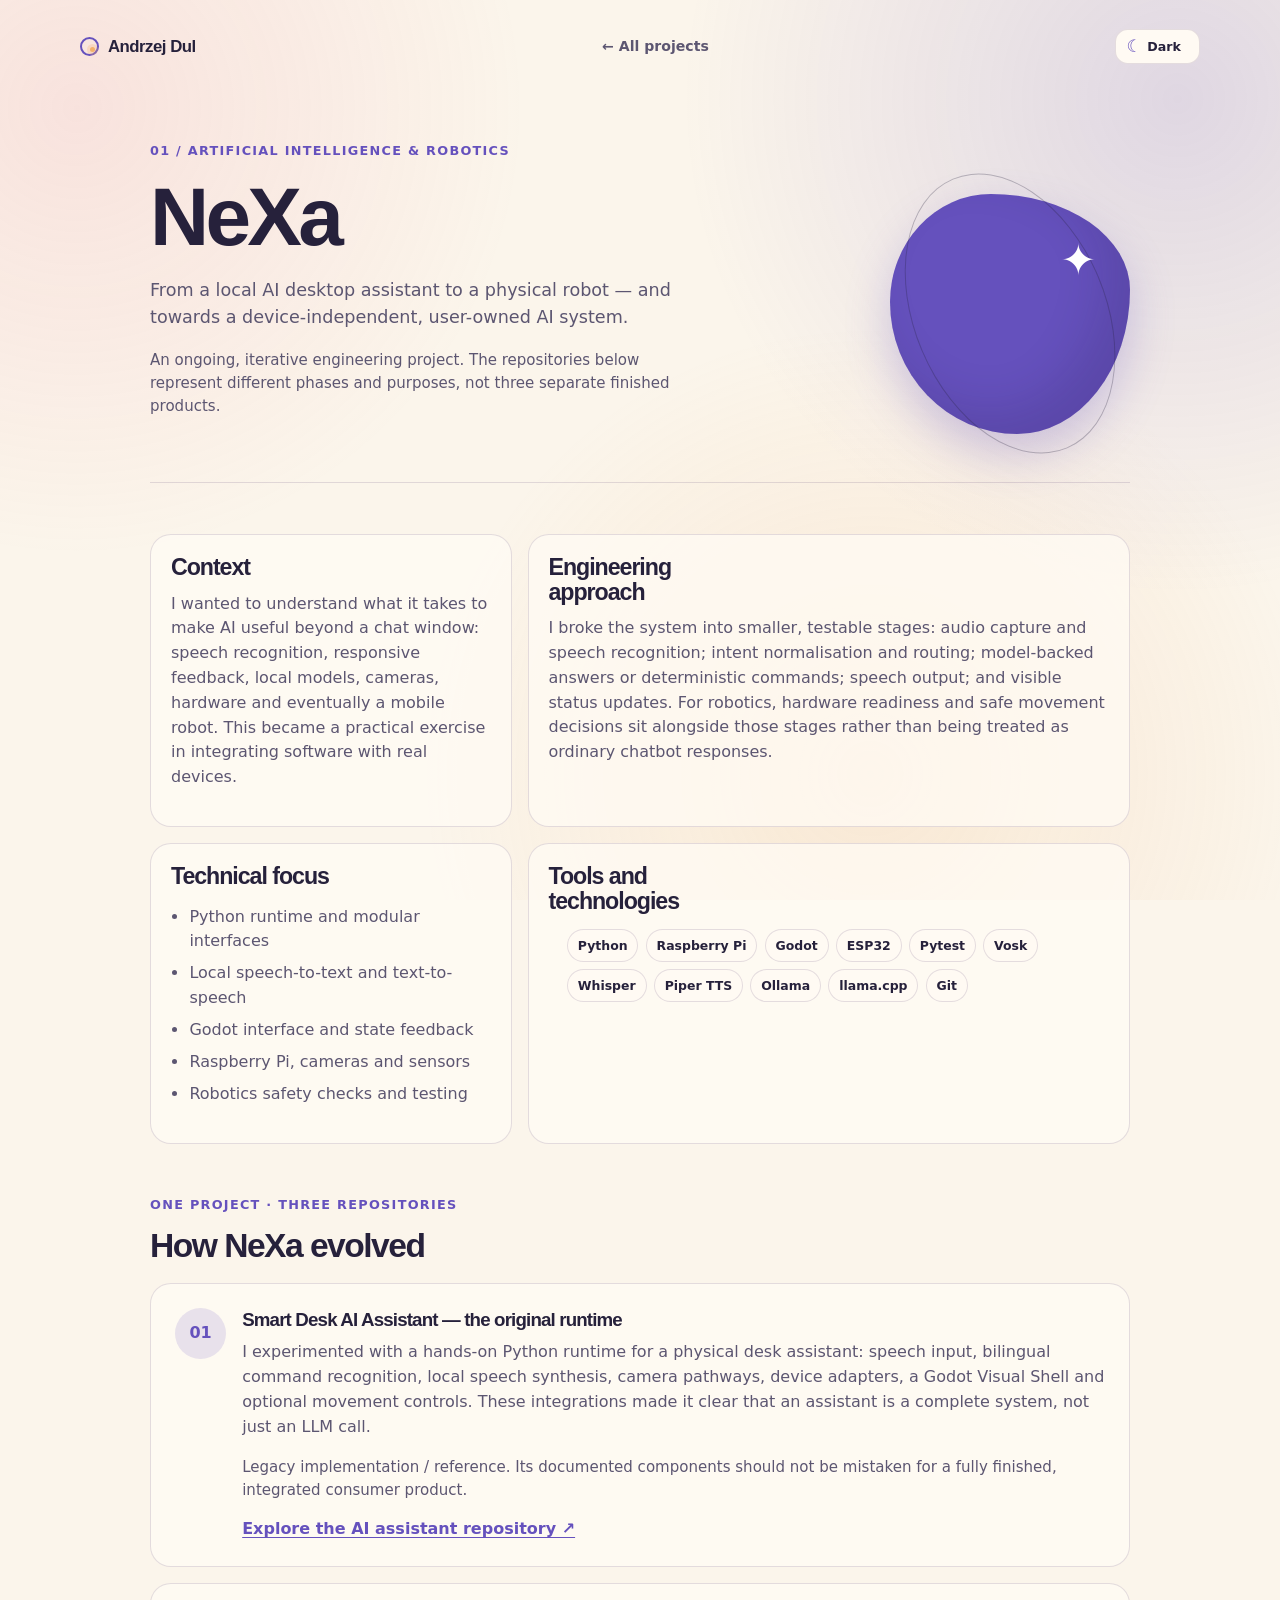
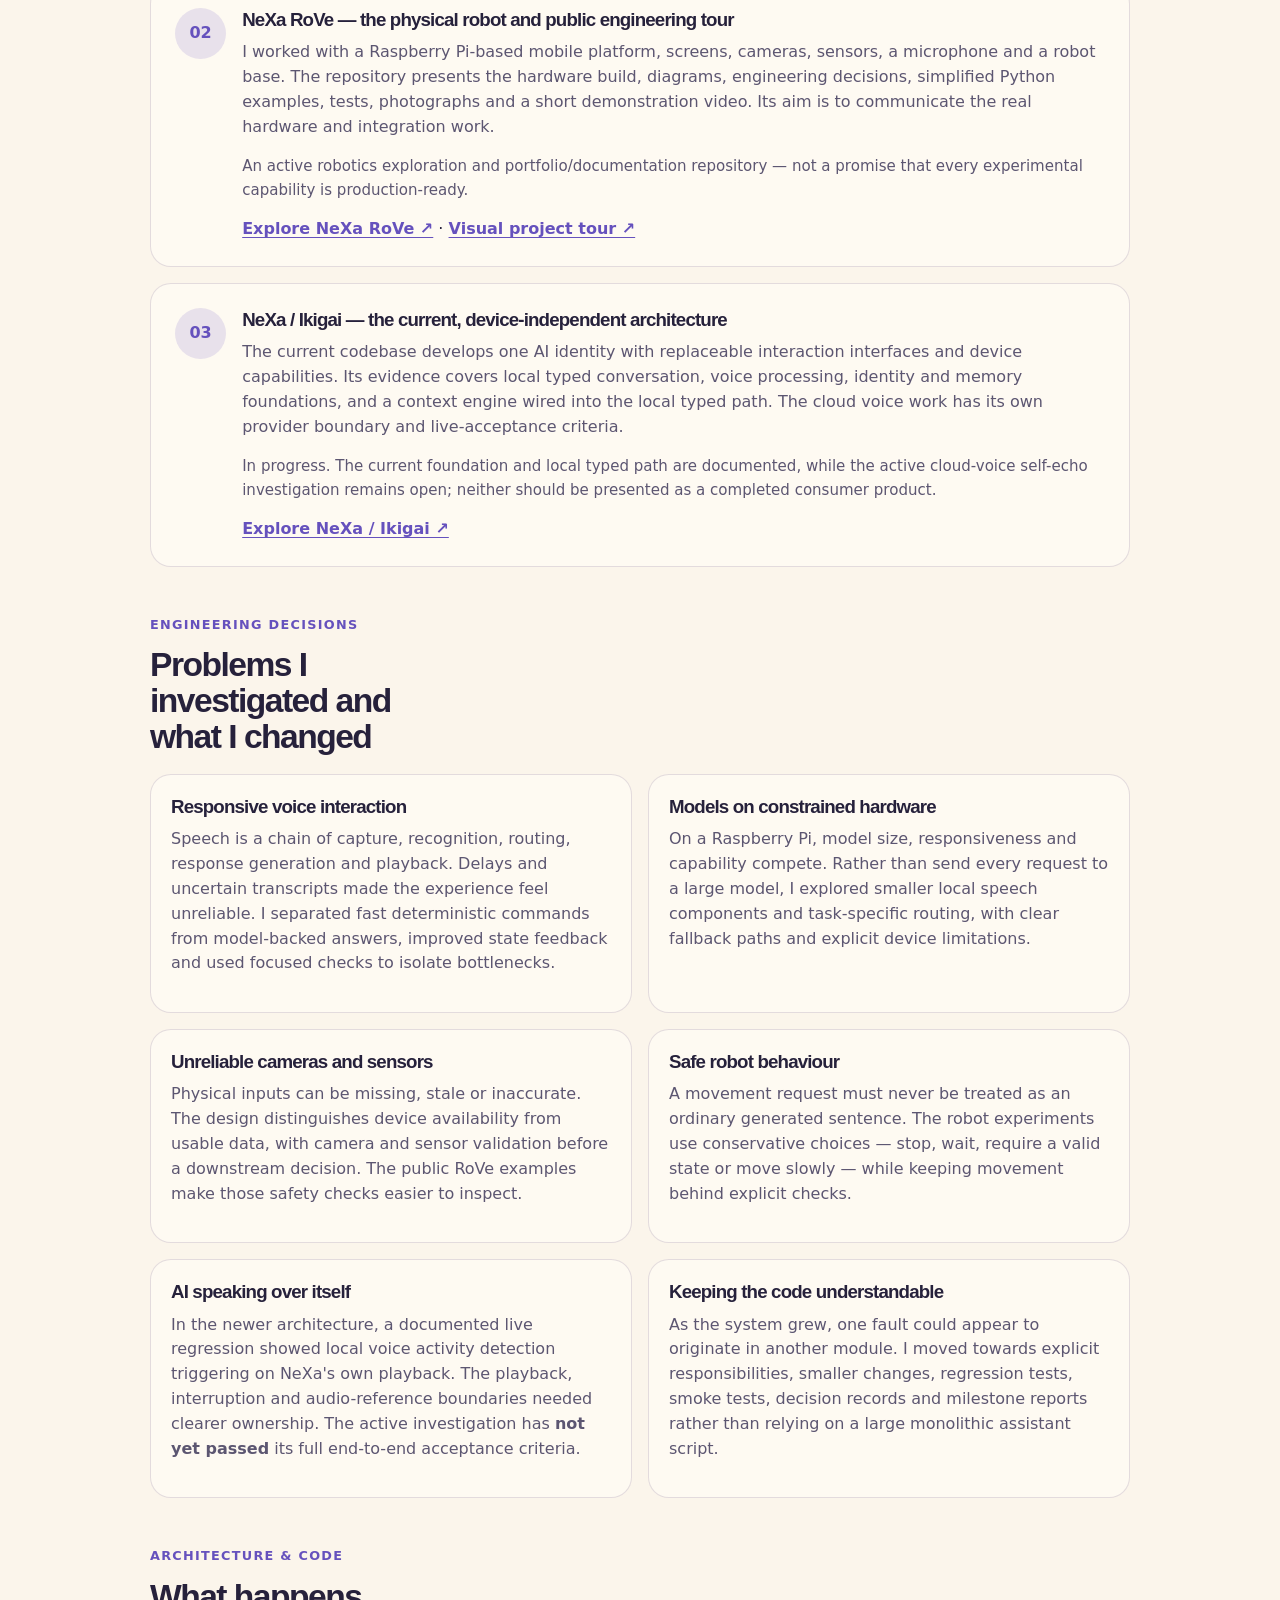
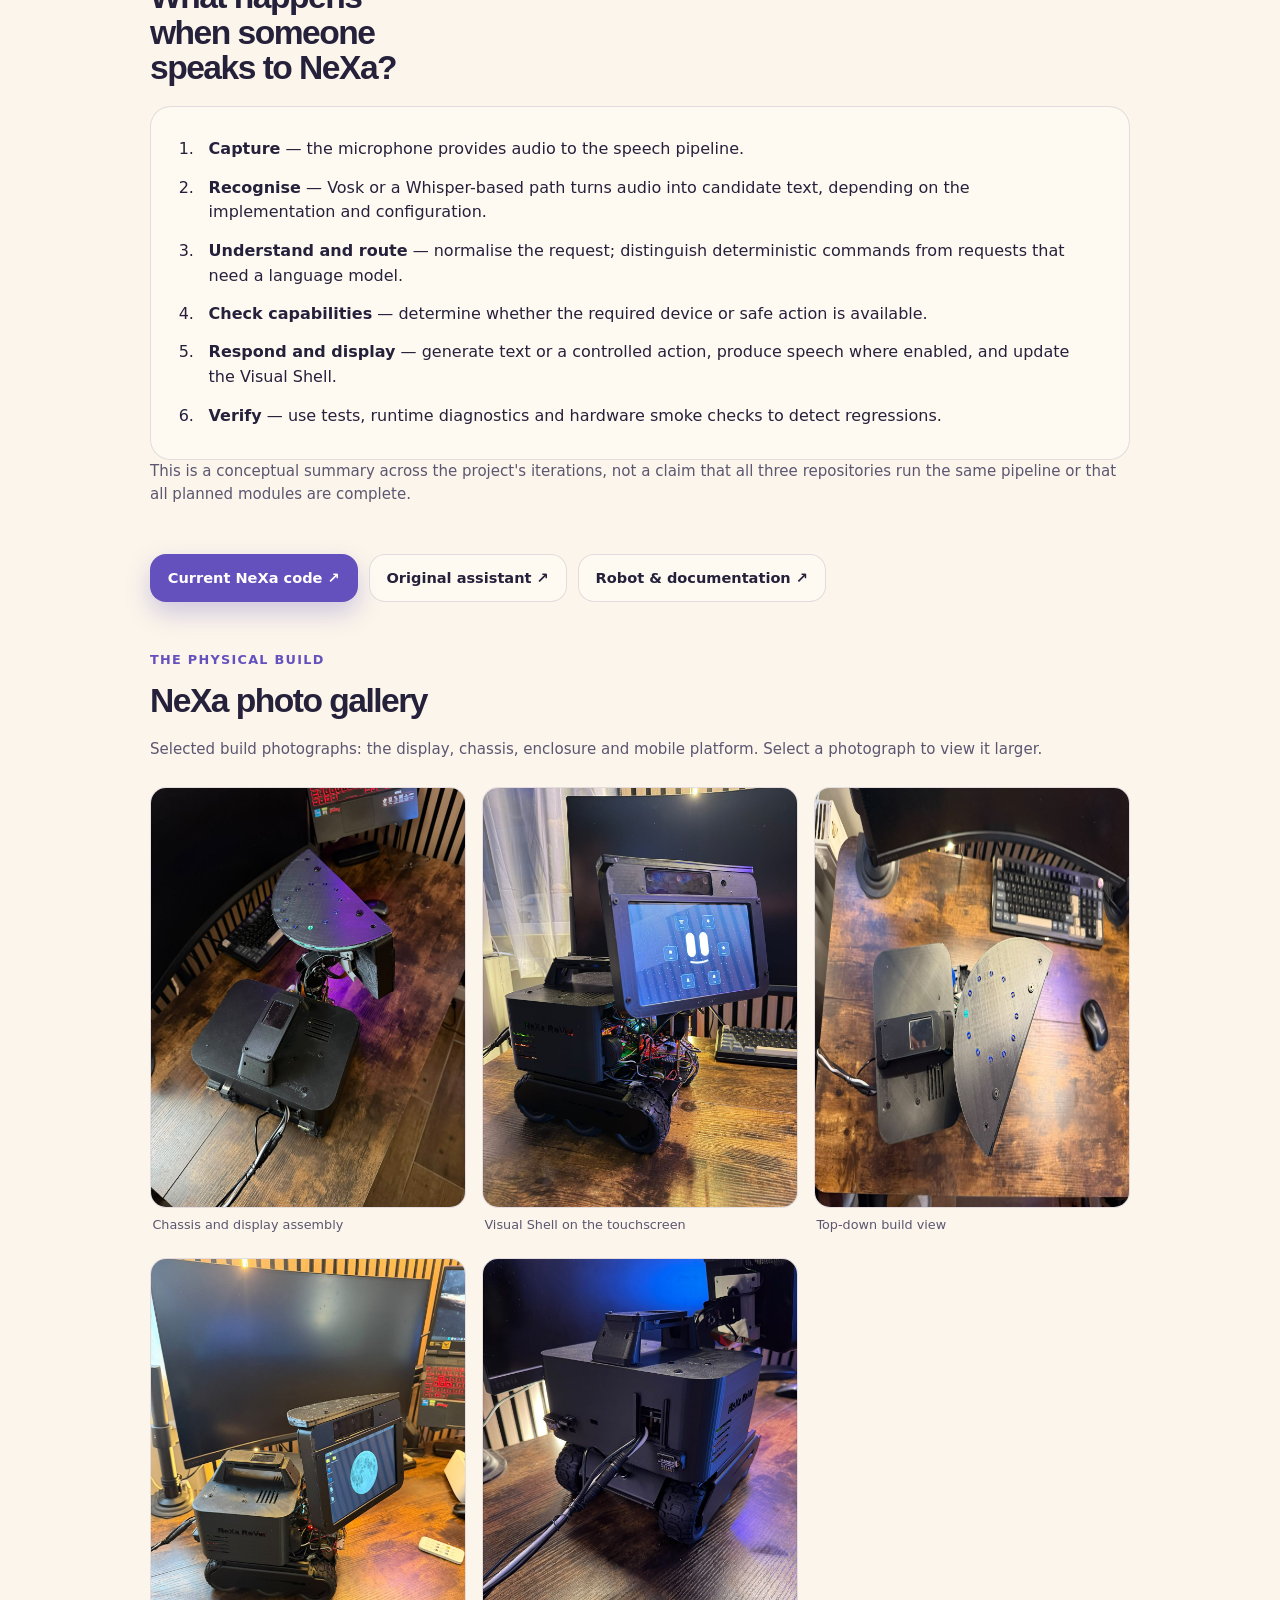
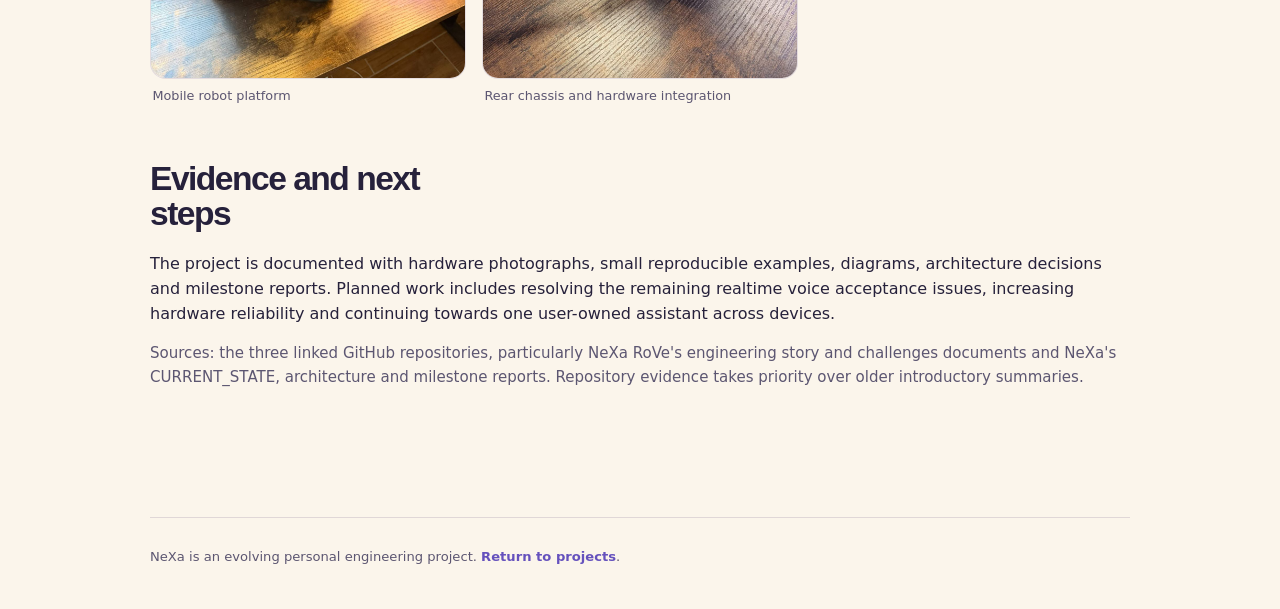
<file: projects/nexa.html>
<!doctype html>
<html lang="en">
<head>
<meta charset="UTF-8"><meta name="viewport" content="width=device-width, initial-scale=1">
<meta name="description" content="NeXa: a local-first AI assistant and robotics engineering case study by Andrzej Dul.">
<title>NeXa — AI & Robotics | Andrzej Dul</title>
<link rel="stylesheet" href="../assets/project.css"><link rel="stylesheet" href="../assets/gallery.css">
<script src="../assets/gallery.js" defer></script>
</head>
<body class="project-page nexa-study">
<a class="skip-link" href="#project-content">Skip to content</a>
<header class="project-header"><nav class="project-nav" aria-label="Project navigation">
<a class="brand" href="../index.html"><span class="brand-orbit" aria-hidden="true"></span>Andrzej Dul</a>
<a class="back-link" href="../index.html#projects">← All projects</a>
<button class="theme-toggle" type="button" aria-label="Switch colour theme" aria-pressed="false" data-theme-toggle><span class="theme-icon" aria-hidden="true">☾</span><span class="theme-label">Dark</span></button>
</nav></header>
<main class="project-main" id="project-content">
<section class="project-hero"><div><p class="project-number">01 / ARTIFICIAL INTELLIGENCE & ROBOTICS</p><h1>NeXa</h1><p class="project-summary">From a local AI desktop assistant to a physical robot — and towards a device-independent, user-owned AI system.</p><p class="case-muted">An ongoing, iterative engineering project. The repositories below represent different phases and purposes, not three separate finished products.</p></div><div class="project-orb" aria-hidden="true"></div></section>
<section class="project-details">
<article class="project-detail"><h2>Context</h2><p>I wanted to understand what it takes to make AI useful beyond a chat window: speech recognition, responsive feedback, local models, cameras, hardware and eventually a mobile robot. This became a practical exercise in integrating software with real devices.</p></article>
<article class="project-detail wide"><h2>Engineering approach</h2><p>I broke the system into smaller, testable stages: audio capture and speech recognition; intent normalisation and routing; model-backed answers or deterministic commands; speech output; and visible status updates. For robotics, hardware readiness and safe movement decisions sit alongside those stages rather than being treated as ordinary chatbot responses.</p></article>
<article class="project-detail"><h2>Technical focus</h2><ul><li>Python runtime and modular interfaces</li><li>Local speech-to-text and text-to-speech</li><li>Godot interface and state feedback</li><li>Raspberry Pi, cameras and sensors</li><li>Robotics safety checks and testing</li></ul></article>
<article class="project-detail wide"><h2>Tools and technologies</h2><ul class="technology-list"><li>Python</li><li>Raspberry Pi</li><li>Godot</li><li>ESP32</li><li>Pytest</li><li>Vosk</li><li>Whisper</li><li>Piper TTS</li><li>Ollama</li><li>llama.cpp</li><li>Git</li></ul></article>
</section>
<section class="case-section"><p class="project-number">ONE PROJECT · THREE REPOSITORIES</p><h2>How NeXa evolved</h2>
<div class="case-timeline">
<article class="case-step"><span class="case-step-num">01</span><div><h3>Smart Desk AI Assistant — the original runtime</h3><p>I experimented with a hands-on Python runtime for a physical desk assistant: speech input, bilingual command recognition, local speech synthesis, camera pathways, device adapters, a Godot Visual Shell and optional movement controls. These integrations made it clear that an assistant is a complete system, not just an LLM call.</p><p class="case-muted">Legacy implementation / reference. Its documented components should not be mistaken for a fully finished, integrated consumer product.</p><a href="https://github.com/AndrewDul/smart-desk-ai-assistant" target="_blank" rel="noopener noreferrer">Explore the AI assistant repository ↗</a></div></article>
<article class="case-step"><span class="case-step-num">02</span><div><h3>NeXa RoVe — the physical robot and public engineering tour</h3><p>I worked with a Raspberry Pi-based mobile platform, screens, cameras, sensors, a microphone and a robot base. The repository presents the hardware build, diagrams, engineering decisions, simplified Python examples, tests, photographs and a short demonstration video. Its aim is to communicate the real hardware and integration work.</p><p class="case-muted">An active robotics exploration and portfolio/documentation repository — not a promise that every experimental capability is production-ready.</p><a href="https://github.com/AndrewDul/NeXa_RoVe" target="_blank" rel="noopener noreferrer">Explore NeXa RoVe ↗</a> · <a href="https://andrewdul.github.io/NeXa_RoVe/" target="_blank" rel="noopener noreferrer">Visual project tour ↗</a></div></article>
<article class="case-step"><span class="case-step-num">03</span><div><h3>NeXa / Ikigai — the current, device-independent architecture</h3><p>The current codebase develops one AI identity with replaceable interaction interfaces and device capabilities. Its evidence covers local typed conversation, voice processing, identity and memory foundations, and a context engine wired into the local typed path. The cloud voice work has its own provider boundary and live-acceptance criteria.</p><p class="case-muted">In progress. The current foundation and local typed path are documented, while the active cloud-voice self-echo investigation remains open; neither should be presented as a completed consumer product.</p><a href="https://github.com/AndrewDul/NeXa" target="_blank" rel="noopener noreferrer">Explore NeXa / Ikigai ↗</a></div></article>
</div></section>
<section class="case-section"><p class="project-number">ENGINEERING DECISIONS</p><h2>Problems I investigated and what I changed</h2>
<div class="case-challenge-grid">
<article class="project-detail"><h3>Responsive voice interaction</h3><p>Speech is a chain of capture, recognition, routing, response generation and playback. Delays and uncertain transcripts made the experience feel unreliable. I separated fast deterministic commands from model-backed answers, improved state feedback and used focused checks to isolate bottlenecks.</p></article>
<article class="project-detail"><h3>Models on constrained hardware</h3><p>On a Raspberry Pi, model size, responsiveness and capability compete. Rather than send every request to a large model, I explored smaller local speech components and task-specific routing, with clear fallback paths and explicit device limitations.</p></article>
<article class="project-detail"><h3>Unreliable cameras and sensors</h3><p>Physical inputs can be missing, stale or inaccurate. The design distinguishes device availability from usable data, with camera and sensor validation before a downstream decision. The public RoVe examples make those safety checks easier to inspect.</p></article>
<article class="project-detail"><h3>Safe robot behaviour</h3><p>A movement request must never be treated as an ordinary generated sentence. The robot experiments use conservative choices — stop, wait, require a valid state or move slowly — while keeping movement behind explicit checks.</p></article>
<article class="project-detail"><h3>AI speaking over itself</h3><p>In the newer architecture, a documented live regression showed local voice activity detection triggering on NeXa's own playback. The playback, interruption and audio-reference boundaries needed clearer ownership. The active investigation has <strong>not yet passed</strong> its full end-to-end acceptance criteria.</p></article>
<article class="project-detail"><h3>Keeping the code understandable</h3><p>As the system grew, one fault could appear to originate in another module. I moved towards explicit responsibilities, smaller changes, regression tests, smoke tests, decision records and milestone reports rather than relying on a large monolithic assistant script.</p></article>
</div></section>
<section class="case-section"><p class="project-number">ARCHITECTURE & CODE</p><h2>What happens when someone speaks to NeXa?</h2><ol class="case-flow"><li><strong>Capture</strong> — the microphone provides audio to the speech pipeline.</li><li><strong>Recognise</strong> — Vosk or a Whisper-based path turns audio into candidate text, depending on the implementation and configuration.</li><li><strong>Understand and route</strong> — normalise the request; distinguish deterministic commands from requests that need a language model.</li><li><strong>Check capabilities</strong> — determine whether the required device or safe action is available.</li><li><strong>Respond and display</strong> — generate text or a controlled action, produce speech where enabled, and update the Visual Shell.</li><li><strong>Verify</strong> — use tests, runtime diagnostics and hardware smoke checks to detect regressions.</li></ol><p class="case-muted">This is a conceptual summary across the project's iterations, not a claim that all three repositories run the same pipeline or that all planned modules are complete.</p></section>
<div class="project-links case-links"><a class="button button-primary" href="https://github.com/AndrewDul/NeXa" target="_blank" rel="noopener noreferrer">Current NeXa code ↗</a><a class="button button-quiet" href="https://github.com/AndrewDul/smart-desk-ai-assistant" target="_blank" rel="noopener noreferrer">Original assistant ↗</a><a class="button button-quiet" href="https://github.com/AndrewDul/NeXa_RoVe" target="_blank" rel="noopener noreferrer">Robot & documentation ↗</a></div>
<section class="case-section gallery-section" aria-labelledby="nexa-gallery"><p class="project-number">THE PHYSICAL BUILD</p><h2 id="nexa-gallery">NeXa photo gallery</h2><p class="case-muted">Selected build photographs: the display, chassis, enclosure and mobile platform. Select a photograph to view it larger.</p>
<div class="case-gallery" data-gallery>
<figure><button type="button" data-gallery-open aria-label="Enlarge NeXa chassis and display assembly"><img loading="lazy" src="../assets/images/nexa/nexa-rover-assembly.jpeg" alt="NeXa RoVe chassis, sensor mount and display assembly"></button><figcaption>Chassis and display assembly</figcaption></figure>
<figure><button type="button" data-gallery-open aria-label="Enlarge NeXa Visual Shell"><img loading="lazy" src="../assets/images/nexa/nexa-rover-visual-shell.jpeg" alt="NeXa RoVe touchscreen displaying the Visual Shell interface"></button><figcaption>Visual Shell on the touchscreen</figcaption></figure>
<figure><button type="button" data-gallery-open aria-label="Enlarge NeXa top assembly"><img loading="lazy" src="../assets/images/nexa/nexa-rover-top-assembly.jpeg" alt="Top-down view of the NeXa RoVe enclosure and display assembly"></button><figcaption>Top-down build view</figcaption></figure>
<figure><button type="button" data-gallery-open aria-label="Enlarge NeXa mobile platform"><img loading="lazy" src="../assets/images/nexa/nexa-rover-side-view.jpeg" alt="Side view of NeXa RoVe with touchscreen, chassis and wheelbase"></button><figcaption>Mobile robot platform</figcaption></figure>
<figure><button type="button" data-gallery-open aria-label="Enlarge NeXa rear view"><img loading="lazy" src="../assets/images/nexa/nexa-rover-rear.jpeg" alt="Rear view of the NeXa RoVe chassis, hardware and mobile base"></button><figcaption>Rear chassis and hardware integration</figcaption></figure>
</div></section>
<section class="case-section"><h2>Evidence and next steps</h2><p>The project is documented with hardware photographs, small reproducible examples, diagrams, architecture decisions and milestone reports. Planned work includes resolving the remaining realtime voice acceptance issues, increasing hardware reliability and continuing towards one user-owned assistant across devices.</p><p class="case-muted">Sources: the three linked GitHub repositories, particularly NeXa RoVe's engineering story and challenges documents and NeXa's CURRENT_STATE, architecture and milestone reports. Repository evidence takes priority over older introductory summaries.</p></section>
</main><footer class="project-footer">NeXa is an evolving personal engineering project. <a href="../index.html#projects">Return to projects</a>.</footer>
</body></html>
</file>
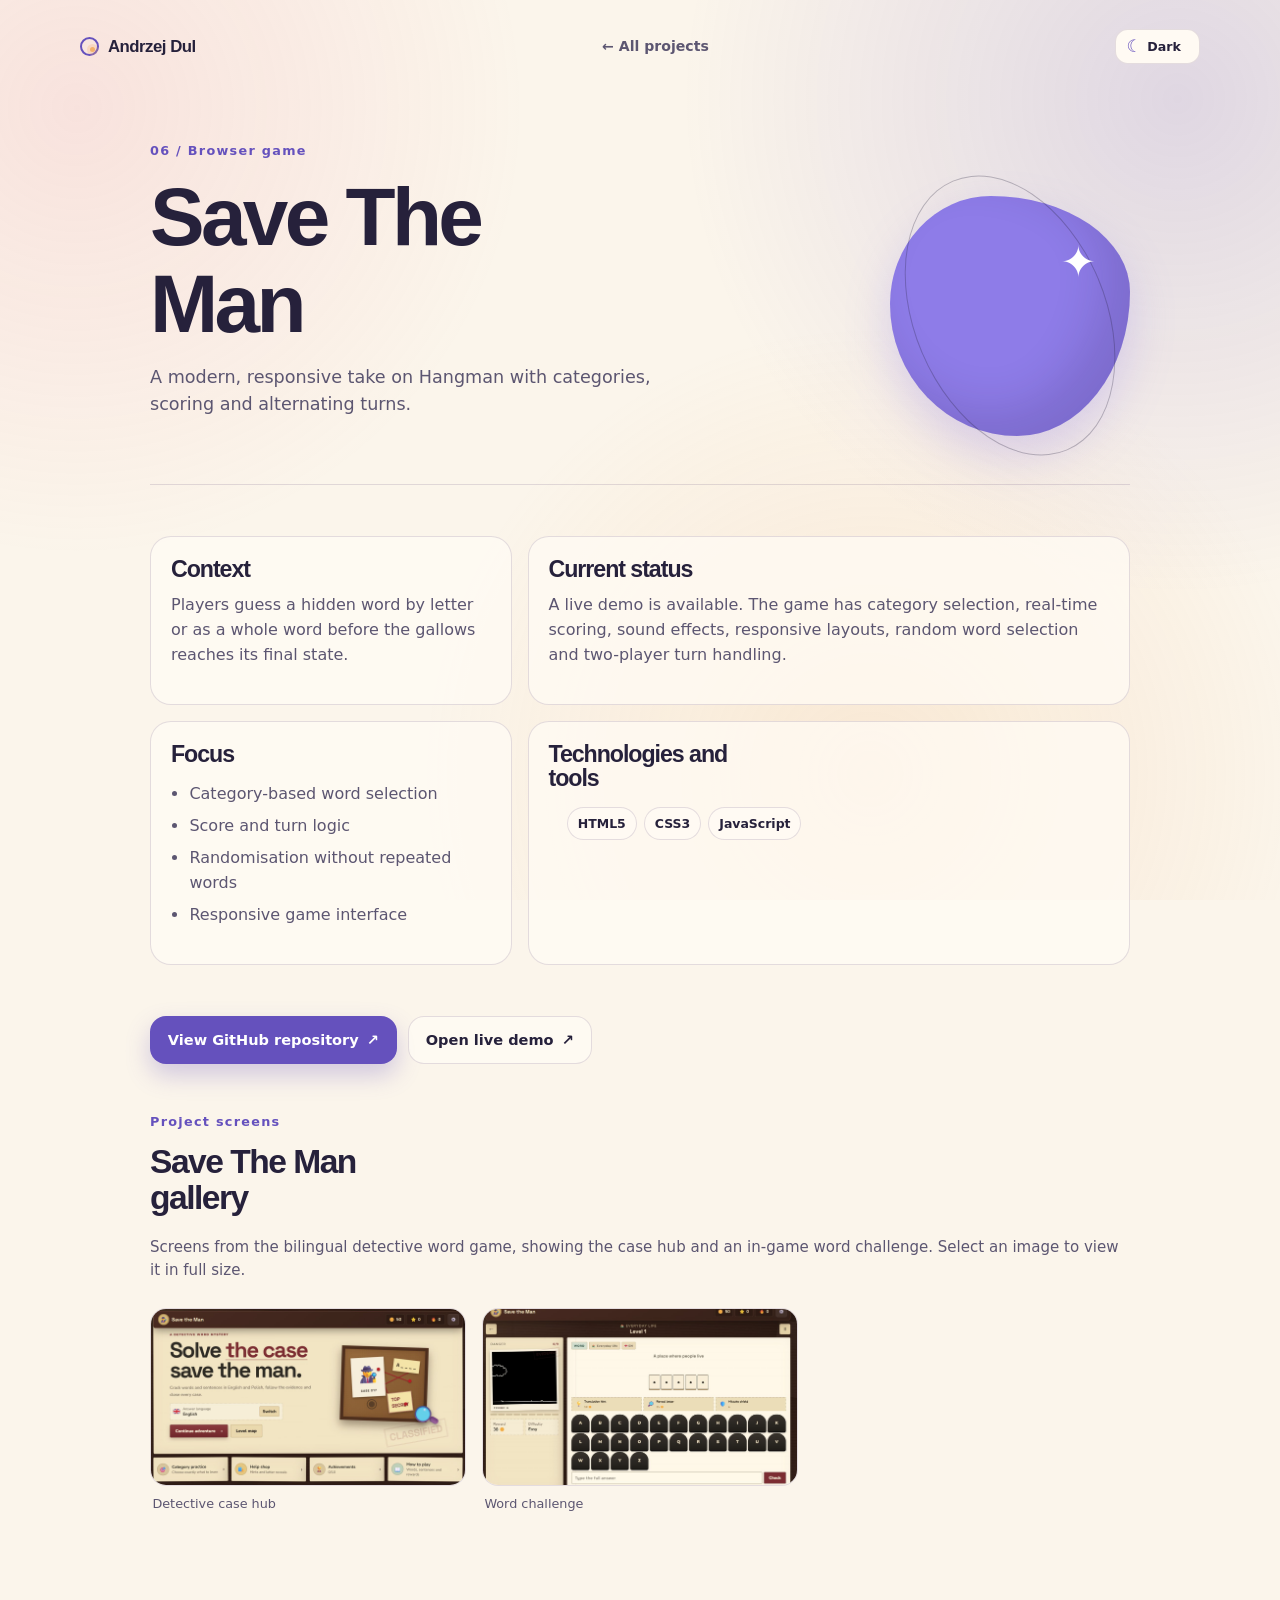
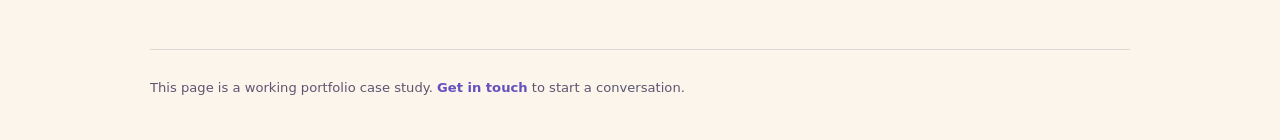
<file: projects/save-the-man.html>
<!doctype html>
<html lang="en">
<head>
  <meta charset="UTF-8">
  <meta name="viewport" content="width=device-width, initial-scale=1.0">
  <meta name="description" content="Save The Man project case study by Andrzej Dul.">
  <title>Save The Man — Andrzej Dul</title>
  <link rel="stylesheet" href="../assets/project.css">
  <link rel="stylesheet" href="../assets/gallery.css">
  <script src="../assets/project.js" defer></script>
  <script src="../assets/gallery.js" defer></script>
</head>
<body class="project-page" data-project="save-the-man">
  <a class="skip-link" href="#project-content">Skip to content</a>
  <header class="project-header"><nav class="project-nav" aria-label="Project navigation"><a class="brand" href="../index.html"><span class="brand-orbit" aria-hidden="true"></span><span>Andrzej Dul</span></a><a class="back-link" href="../index.html#projects">← All projects</a><button class="theme-toggle" type="button" aria-label="Switch colour theme" aria-pressed="false" data-theme-toggle><span class="theme-icon" aria-hidden="true">☾</span><span class="theme-label">Dark</span></button></nav></header>
  <main class="project-main" id="project-content">
    <section class="project-hero"><div><p class="project-number" data-number></p><h1 data-title></h1><p class="project-summary" data-summary></p></div><div class="project-orb" aria-hidden="true"></div></section>
    <section class="project-details"><article class="project-detail"><h2>Context</h2><p data-context></p></article><article class="project-detail wide"><h2>Current status</h2><p data-status></p></article><article class="project-detail"><h2>Focus</h2><ul data-focus></ul></article><article class="project-detail wide"><h2>Technologies and tools</h2><ul class="technology-list" data-technologies></ul></article></section>
    <div class="project-links"><a class="button button-primary" data-repository target="_blank" rel="noreferrer">View GitHub repository <span aria-hidden="true">↗</span></a><a class="button button-quiet" data-live hidden target="_blank" rel="noreferrer">Open live demo <span aria-hidden="true">↗</span></a></div>
    <section class="case-section" aria-labelledby="save-the-man-gallery-title">
      <p class="project-number">Project screens</p>
      <h2 id="save-the-man-gallery-title">Save The Man gallery</h2>
      <p class="case-muted">Screens from the bilingual detective word game, showing the case hub and an in-game word challenge. Select an image to view it in full size.</p>
      <div class="case-gallery case-gallery--landscape" data-gallery>
        <figure><button type="button" data-gallery-open data-gallery-src="../assets/images/save-the-man/save-the-man-home.jpeg" data-gallery-alt="Save The Man detective game home screen" data-gallery-caption="Detective case hub — language switch, level map and learning tools."><img src="../assets/images/save-the-man/save-the-man-home.jpeg" alt="Save The Man detective game home screen" loading="lazy" width="1497" height="842"></button><figcaption>Detective case hub</figcaption></figure>
        <figure><button type="button" data-gallery-open data-gallery-src="../assets/images/save-the-man/save-the-man-level.jpeg" data-gallery-alt="Save The Man word challenge screen" data-gallery-caption="Word challenge — hints, evidence panel, keyboard and answer check."><img src="../assets/images/save-the-man/save-the-man-level.jpeg" alt="Save The Man word challenge screen" loading="lazy" width="1377" height="850"></button><figcaption>Word challenge</figcaption></figure>
      </div>
    </section>
  </main>
  <footer class="project-footer">This page is a working portfolio case study. <a href="../index.html#contact">Get in touch</a> to start a conversation.</footer>
</body>
</html>
</file>
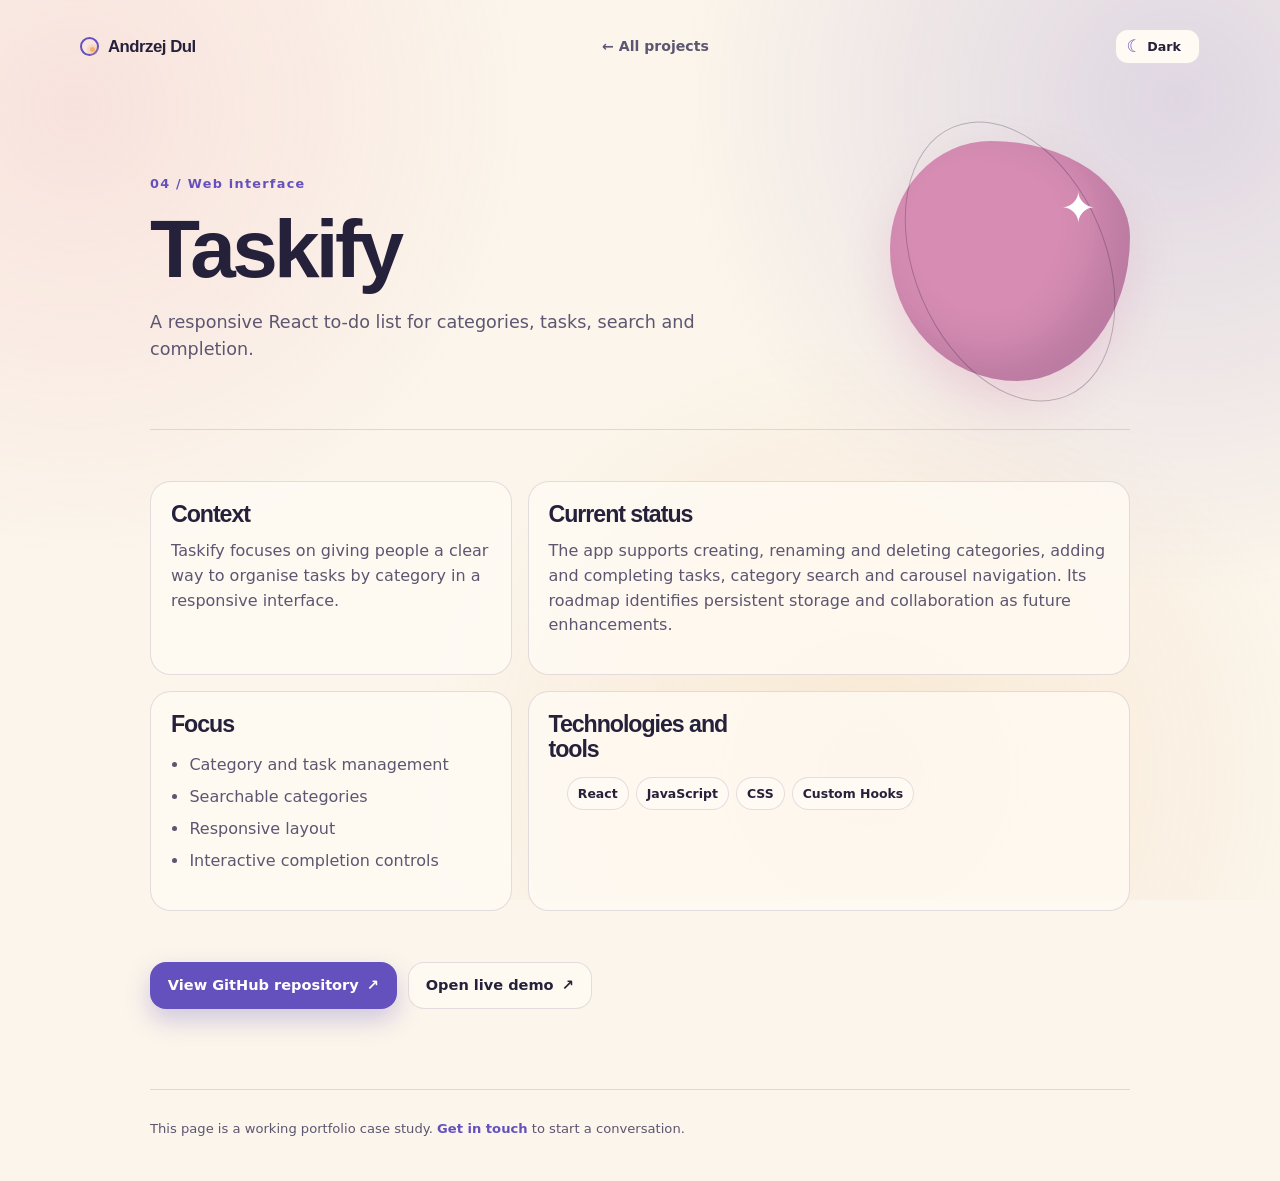
<file: projects/taskify.html>
<!doctype html><html lang="en"><head><meta charset="UTF-8"><meta name="viewport" content="width=device-width, initial-scale=1.0"><meta name="description" content="Taskify project case study by Andrzej Dul."><title>Taskify — Andrzej Dul</title><link rel="stylesheet" href="../assets/project.css"><script src="../assets/project.js" defer></script></head><body class="project-page" data-project="taskify"><a class="skip-link" href="#project-content">Skip to content</a><header class="project-header"><nav class="project-nav" aria-label="Project navigation"><a class="brand" href="../index.html"><span class="brand-orbit" aria-hidden="true"></span><span>Andrzej Dul</span></a><a class="back-link" href="../index.html#projects">← All projects</a><button class="theme-toggle" type="button" aria-label="Switch colour theme" aria-pressed="false" data-theme-toggle><span class="theme-icon" aria-hidden="true">☾</span><span class="theme-label">Dark</span></button></nav></header><main class="project-main" id="project-content"><section class="project-hero"><div><p class="project-number" data-number></p><h1 data-title></h1><p class="project-summary" data-summary></p></div><div class="project-orb" aria-hidden="true"></div></section><section class="project-details"><article class="project-detail"><h2>Context</h2><p data-context></p></article><article class="project-detail wide"><h2>Current status</h2><p data-status></p></article><article class="project-detail"><h2>Focus</h2><ul data-focus></ul></article><article class="project-detail wide"><h2>Technologies and tools</h2><ul class="technology-list" data-technologies></ul></article></section><div class="project-links"><a class="button button-primary" data-repository target="_blank" rel="noreferrer">View GitHub repository <span aria-hidden="true">↗</span></a><a class="button button-quiet" data-live hidden target="_blank" rel="noreferrer">Open live demo <span aria-hidden="true">↗</span></a></div></main><footer class="project-footer">This page is a working portfolio case study. <a href="../index.html#contact">Get in touch</a> to start a conversation.</footer></body></html>
</file>
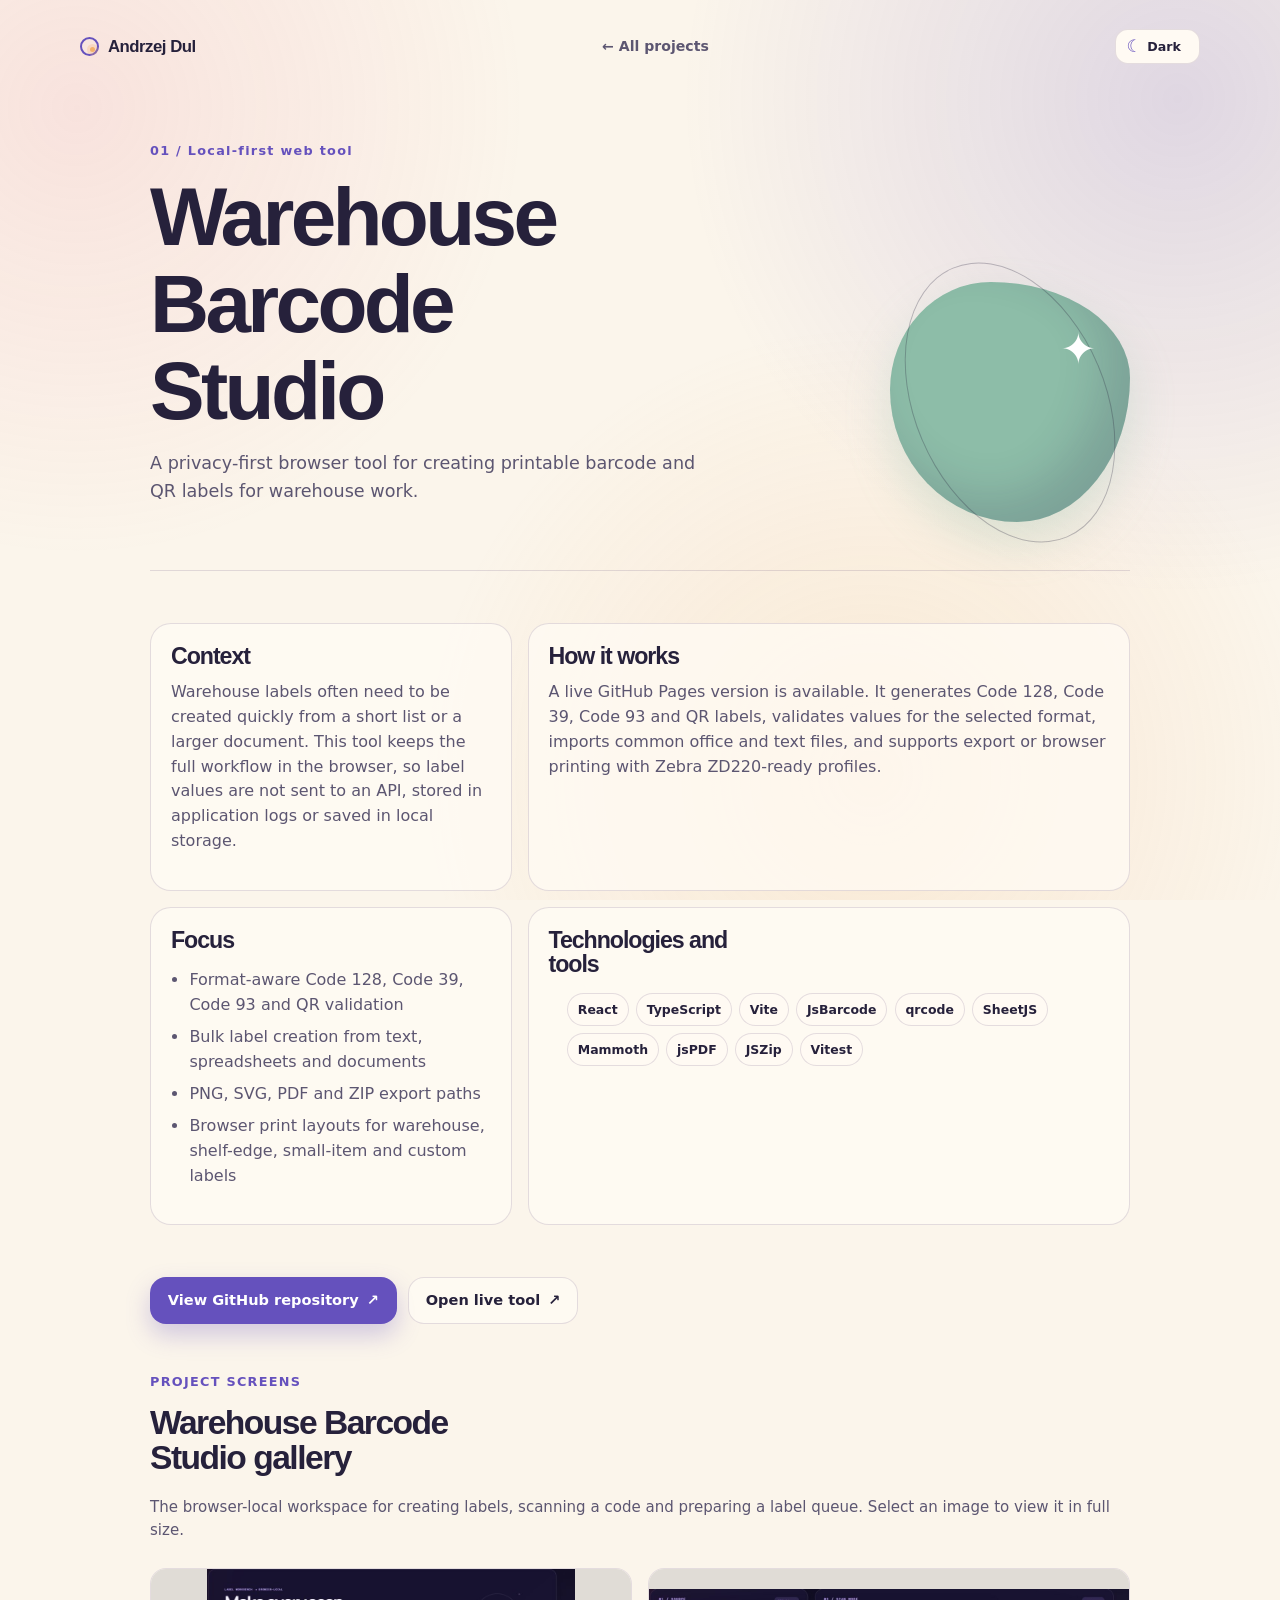
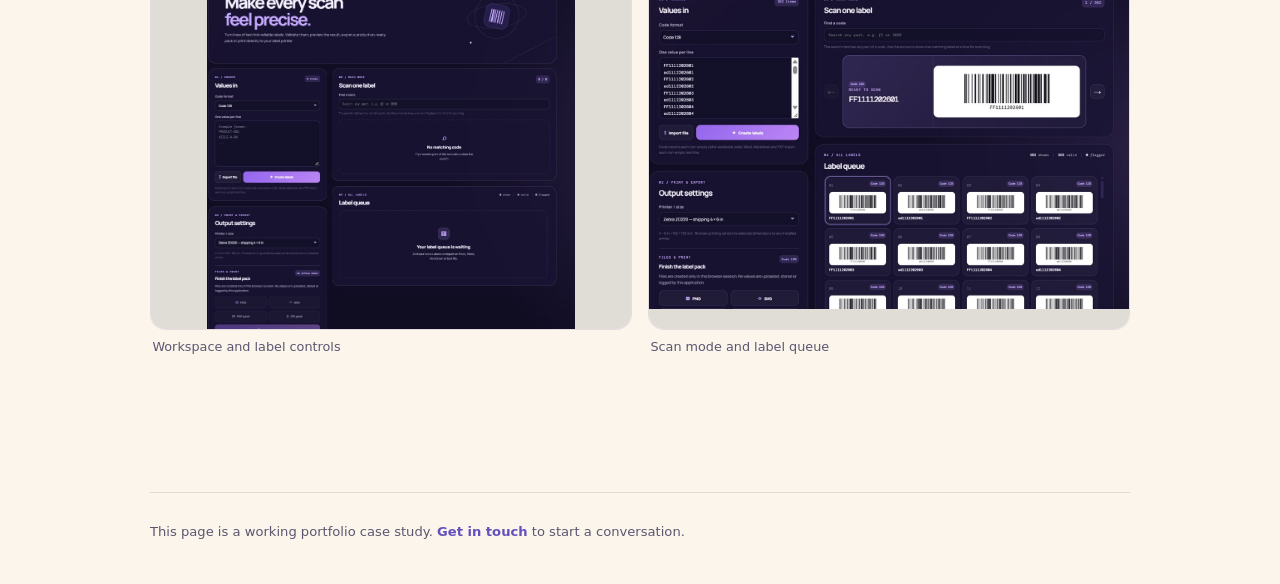
<file: projects/warehouse-barcode-studio.html>
<!doctype html>
<html lang="en">
<head>
  <meta charset="UTF-8">
  <meta name="viewport" content="width=device-width, initial-scale=1.0">
  <meta name="description" content="Warehouse Barcode Studio project case study by Andrzej Dul.">
  <title>Warehouse Barcode Studio — Andrzej Dul</title>
  <link rel="stylesheet" href="../assets/project.css">
  <link rel="stylesheet" href="../assets/gallery.css">
  <script src="../assets/project.js" defer></script>
  <script src="../assets/gallery.js" defer></script>
</head>
<body class="project-page" data-project="warehouse-barcode-studio">
  <a class="skip-link" href="#project-content">Skip to content</a>
  <header class="project-header"><nav class="project-nav" aria-label="Project navigation"><a class="brand" href="../index.html"><span class="brand-orbit" aria-hidden="true"></span><span>Andrzej Dul</span></a><a class="back-link" href="../index.html#projects">← All projects</a><button class="theme-toggle" type="button" aria-label="Switch colour theme" aria-pressed="false" data-theme-toggle><span class="theme-icon" aria-hidden="true">☾</span><span class="theme-label">Dark</span></button></nav></header>
  <main class="project-main" id="project-content">
    <section class="project-hero"><div><p class="project-number" data-number></p><h1 data-title></h1><p class="project-summary" data-summary></p></div><div class="project-orb" aria-hidden="true"></div></section>
    <section class="project-details"><article class="project-detail"><h2>Context</h2><p data-context></p></article><article class="project-detail wide"><h2>How it works</h2><p data-status></p></article><article class="project-detail"><h2>Focus</h2><ul data-focus></ul></article><article class="project-detail wide"><h2>Technologies and tools</h2><ul class="technology-list" data-technologies></ul></article></section>
    <div class="project-links"><a class="button button-primary" data-repository target="_blank" rel="noreferrer">View GitHub repository <span aria-hidden="true">↗</span></a><a class="button button-quiet" data-live hidden target="_blank" rel="noreferrer">Open live tool <span aria-hidden="true">↗</span></a></div>
    <section class="case-section" aria-labelledby="barcode-gallery-title">
      <p class="project-number">PROJECT SCREENS</p>
      <h2 id="barcode-gallery-title">Warehouse Barcode Studio gallery</h2>
      <p class="case-muted">The browser-local workspace for creating labels, scanning a code and preparing a label queue. Select an image to view it in full size.</p>
      <div class="case-gallery case-gallery--workspace" data-gallery>
        <figure><button type="button" data-gallery-open data-gallery-src="../assets/images/warehouse-barcode-studio/barcode-workspace.jpeg" data-gallery-alt="Warehouse Barcode Studio workspace" data-gallery-caption="Workspace — input values, scan mode, output settings and label queue."><img src="../assets/images/warehouse-barcode-studio/barcode-workspace.jpeg" alt="Warehouse Barcode Studio workspace" loading="lazy" width="885" height="865"></button><figcaption>Workspace and label controls</figcaption></figure>
        <figure><button type="button" data-gallery-open data-gallery-src="../assets/images/warehouse-barcode-studio/barcode-scan-and-queue.jpeg" data-gallery-alt="Warehouse Barcode Studio scan mode and label queue" data-gallery-caption="Scan mode and label queue — barcode preview with generated labels."><img src="../assets/images/warehouse-barcode-studio/barcode-scan-and-queue.jpeg" alt="Warehouse Barcode Studio scan mode and label queue" loading="lazy" width="1280" height="853"></button><figcaption>Scan mode and label queue</figcaption></figure>
      </div>
    </section>
  </main>
  <footer class="project-footer">This page is a working portfolio case study. <a href="../index.html#contact">Get in touch</a> to start a conversation.</footer>
</body>
</html>
</file>
<file: assets/styles.css>
:root {
  --ink: #26213b;
  --ink-soft: #5c5671;
  --paper: #fbf5eb;
  --paper-deep: #f2e5d3;
  --surface: rgba(255, 251, 245, .74);
  --surface-solid: #fffaf3;
  --border: rgba(73, 52, 101, .15);
  --purple: #6551bd;
  --purple-deep: #40317e;
  --pink: #ed8397;
  --peach: #f2b16c;
  --mint: #9fcfbd;
  --shadow: 0 18px 55px rgba(59, 42, 77, .12);
  --heading: ui-rounded, "Arial Rounded MT Bold", "Trebuchet MS", sans-serif;
  --body: Inter, ui-sans-serif, system-ui, -apple-system, BlinkMacSystemFont, "Segoe UI", sans-serif;
}

[data-theme="dark"] {
  --ink: #f6f0ff;
  --ink-soft: #c8bfd9;
  --paper: #16122d;
  --paper-deep: #211943;
  --surface: rgba(39, 30, 68, .78);
  --surface-solid: #272044;
  --border: rgba(239, 227, 255, .14);
  --purple: #b3a1ff;
  --purple-deep: #d7cdff;
  --pink: #ff9fb0;
  --peach: #ffc77f;
  --mint: #a8e0c7;
  --shadow: 0 20px 65px rgba(0, 0, 0, .28);
}

* { box-sizing: border-box; }
html { scroll-behavior: smooth; }
body { margin: 0; min-width: 320px; color: var(--ink); background: var(--paper); font-family: var(--body); line-height: 1.55; overflow-x: hidden; transition: color .3s ease, background .3s ease; }
body::before { content: ""; position: fixed; inset: 0; z-index: -3; background: radial-gradient(circle at 6% 12%, color-mix(in srgb, var(--pink) 16%, transparent), transparent 28rem), radial-gradient(circle at 92% 11%, color-mix(in srgb, var(--purple) 18%, transparent), transparent 31rem), radial-gradient(circle at 68% 86%, color-mix(in srgb, var(--peach) 18%, transparent), transparent 28rem); pointer-events: none; }
a { color: inherit; }
button, input, textarea { font: inherit; }
button { cursor: pointer; }
.sr-only { position: absolute; width: 1px; height: 1px; padding: 0; margin: -1px; overflow: hidden; clip: rect(0,0,0,0); white-space: nowrap; border: 0; }
.skip-link { position: fixed; left: 1rem; top: -4rem; z-index: 20; padding: .65rem 1rem; background: var(--ink); color: var(--paper); border-radius: 1rem; transition: top .2s; }
.skip-link:focus { top: 1rem; }
.space-dust { position: fixed; inset: 0; z-index: -2; pointer-events: none; overflow: hidden; }
.star { position: absolute; width: var(--size); height: var(--size); border-radius: 99px; background: var(--star); box-shadow: 0 0 13px var(--star); opacity: .65; animation: twinkle var(--duration) ease-in-out infinite alternate; }
@keyframes twinkle { from { transform: scale(.55); opacity: .25; } to { transform: scale(1.15); opacity: .85; } }

.site-header { position: sticky; top: 0; z-index: 10; display: flex; align-items: center; justify-content: space-between; gap: 1.25rem; width: min(1180px, calc(100% - 2.5rem)); margin: .95rem auto 0; padding: .7rem .85rem .7rem 1rem; border: 1px solid var(--border); border-radius: 1.4rem; background: color-mix(in srgb, var(--paper) 80%, transparent); box-shadow: 0 8px 27px rgba(55, 37, 77, .06); backdrop-filter: blur(18px); }
.brand { display: inline-flex; align-items: center; gap: .55rem; font-family: var(--heading); font-size: 1.05rem; font-weight: 800; text-decoration: none; letter-spacing: -.03em; white-space: nowrap; }
.brand-orbit { width: 1.2rem; height: 1.2rem; position: relative; display: inline-block; border: 2px solid var(--purple); border-radius: 50%; transform: rotate(-28deg); }
.brand-orbit::after { content: ""; position: absolute; width: .32rem; height: .32rem; border-radius: 50%; background: var(--pink); top: -.22rem; left: .03rem; box-shadow: 0 0 0 3px color-mix(in srgb, var(--pink) 20%, transparent); }
.site-nav { display: flex; align-items: center; gap: .2rem; }
.site-nav a { padding: .45rem .8rem; color: var(--ink-soft); font-size: .92rem; font-weight: 650; text-decoration: none; border-radius: .8rem; transition: background .2s, color .2s, transform .2s; }
.site-nav a:hover, .site-nav a:focus-visible { color: var(--ink); background: color-mix(in srgb, var(--purple) 12%, transparent); transform: translateY(-1px); outline: none; }
.theme-toggle { display: inline-flex; align-items: center; gap: .35rem; padding: .44rem .65rem; min-width: 5.3rem; border: 1px solid var(--border); border-radius: .8rem; background: var(--surface-solid); color: var(--ink); font-size: .79rem; font-weight: 700; }
.theme-icon { color: var(--purple); font-size: 1.06rem; line-height: 1; }
.nav-toggle { display: none; width: 2.6rem; height: 2.5rem; padding: .45rem; border: 1px solid var(--border); border-radius: .75rem; color: var(--ink); background: var(--surface-solid); }
.nav-toggle span:not(.sr-only) { display: block; width: 100%; height: 2px; margin: 4px 0; background: currentColor; border-radius: 2px; transition: transform .2s, opacity .2s; }

.section { width: min(1120px, calc(100% - 3rem)); margin: 0 auto; }
.hero { display: grid; grid-template-columns: 1.12fr .88fr; align-items: center; gap: 3rem; min-height: min(750px, calc(100vh - 4.5rem)); padding: 6.3rem 0 5rem; }
.eyebrow, .section-kicker { color: var(--purple); font-size: .78rem; font-weight: 800; letter-spacing: .11em; text-transform: uppercase; }
.eyebrow { display: flex; align-items: center; gap: .55rem; letter-spacing: .02em; text-transform: none; font-size: .92rem; }
.pulse-dot { width: .55rem; height: .55rem; flex: 0 0 auto; border-radius: 50%; background: var(--mint); box-shadow: 0 0 0 0 color-mix(in srgb, var(--mint) 65%, transparent); animation: pulse 1.9s infinite; }
@keyframes pulse { 70% { box-shadow: 0 0 0 8px transparent; } 100% { box-shadow: 0 0 0 0 transparent; } }
h1, h2, h3, p { margin-top: 0; }
h1, h2, h3 { font-family: var(--heading); letter-spacing: -.045em; line-height: 1.06; }
h1 { max-width: 10.5ch; margin: .75rem 0 1.25rem; font-size: clamp(3rem, 6.4vw, 5.65rem); }
h1 em { color: var(--purple); font-style: normal; }
h2 { max-width: 16ch; margin-bottom: 1.05rem; font-size: clamp(2.05rem, 4vw, 3.45rem); }
.hero-intro { max-width: 37rem; color: var(--ink-soft); font-size: clamp(1.05rem, 1.6vw, 1.23rem); }
.hero-actions { display: flex; flex-wrap: wrap; gap: .7rem; margin: 1.8rem 0; }
.button { display: inline-flex; align-items: center; justify-content: center; gap: .5rem; min-height: 2.85rem; padding: .72rem 1.05rem; border: 1px solid transparent; border-radius: 1rem; font-size: .91rem; font-weight: 780; text-decoration: none; transition: transform .2s, box-shadow .2s, background .2s; }
.button:hover, .button:focus-visible { transform: translateY(-3px) rotate(-.4deg); outline: none; }
.button-primary { background: var(--purple); color: #fff; box-shadow: 0 11px 25px color-mix(in srgb, var(--purple) 28%, transparent); }
.button-primary:hover, .button-primary:focus-visible { background: var(--purple-deep); box-shadow: 0 15px 32px color-mix(in srgb, var(--purple) 36%, transparent); }
.button-quiet { border-color: var(--border); background: var(--surface); color: var(--ink); }
.button-quiet:hover, .button-quiet:focus-visible { background: var(--surface-solid); box-shadow: var(--shadow); }
.skill-pills { display: flex; flex-wrap: wrap; gap: .45rem; padding: 0; margin: 1.6rem 0 0; list-style: none; }
.skill-pills li, .card-tags li { padding: .27rem .58rem; border: 1px solid var(--border); border-radius: 999px; background: color-mix(in srgb, var(--surface-solid) 70%, transparent); color: var(--ink-soft); font-size: .74rem; font-weight: 700; }

.hero-visual { position: relative; min-height: 430px; overflow: hidden; border: 1px solid var(--border); border-radius: 2.6rem; background: linear-gradient(145deg, color-mix(in srgb, var(--purple) 22%, var(--surface-solid)), color-mix(in srgb, var(--pink) 11%, var(--surface-solid))); box-shadow: var(--shadow); isolation: isolate; }
.hero-visual::before { content: ""; position: absolute; inset: 0; z-index: -1; opacity: .55; background-image: radial-gradient(circle at 15% 20%, var(--ink) 0 1px, transparent 1.3px), radial-gradient(circle at 85% 34%, var(--purple) 0 1.5px, transparent 1.8px), radial-gradient(circle at 48% 78%, var(--pink) 0 1px, transparent 1.3px); background-size: 53px 61px, 91px 87px, 77px 71px; }
.orbit { position: absolute; border: 1px solid color-mix(in srgb, var(--purple) 36%, transparent); border-radius: 50%; }
.orbit-one { width: 21rem; height: 10rem; top: 38%; left: 9%; transform: rotate(-32deg); animation: orbit-bob 7s ease-in-out infinite; }
.orbit-two { width: 17rem; height: 7rem; top: 47%; left: 22%; border-color: color-mix(in srgb, var(--pink) 45%, transparent); transform: rotate(41deg); animation: orbit-bob 6s .7s ease-in-out infinite reverse; }
@keyframes orbit-bob { 50% { transform: rotate(-26deg) translateY(-8px); } }
.planet { position: absolute; border-radius: 50%; box-shadow: inset -12px -12px 18px rgba(71, 48, 99, .14), 0 10px 24px rgba(70, 46, 88, .1); }
.planet-lilac { width: 3.5rem; height: 3.5rem; top: 14%; right: 11%; background: var(--purple); animation: float 5s ease-in-out infinite; }
.planet-peach { width: 1.6rem; height: 1.6rem; bottom: 18%; left: 11%; background: var(--peach); animation: float 4s .7s ease-in-out infinite reverse; }
@keyframes float { 50% { transform: translateY(-13px) rotate(10deg); } }
.robot-wrap { position: absolute; top: 51%; left: 51%; width: 12rem; height: 15rem; transform: translate(-50%, -50%); animation: robot-float 4.2s ease-in-out infinite; filter: drop-shadow(0 20px 15px rgba(62, 47, 100, .14)); }
@keyframes robot-float { 50% { transform: translate(-50%, calc(-50% - 13px)) rotate(2deg); } }
.robot-antenna { position: absolute; width: 2px; height: 1.3rem; top: 0; left: 50%; background: var(--purple-deep); }
.robot-antenna span { position: absolute; width: .65rem; height: .65rem; top: -.45rem; left: -.27rem; border-radius: 50%; background: var(--pink); box-shadow: 0 0 0 4px color-mix(in srgb, var(--pink) 18%, transparent); animation: pulse 1.9s infinite; }
.robot-head { position: absolute; top: 1rem; left: 1.4rem; width: 9.2rem; height: 6.7rem; border: 3px solid var(--purple-deep); border-radius: 2.5rem 2.5rem 2rem 2rem; background: var(--surface-solid); }
.robot-ear { position: absolute; top: 2.15rem; width: 1rem; height: 2rem; border: 3px solid var(--purple-deep); background: var(--peach); border-radius: .7rem; }
.ear-left { left: -1.15rem; } .ear-right { right: -1.15rem; }
.robot-face { display: flex; align-items: center; justify-content: center; gap: 1.35rem; width: 100%; height: 100%; position: relative; }
.eye { width: 1.25rem; height: 1.25rem; border-radius: 50%; background: var(--purple-deep); box-shadow: inset 0 -3px 0 color-mix(in srgb, var(--purple-deep) 55%, #000); animation: blink 4.7s infinite; }
@keyframes blink { 0%, 46%, 50%, 100% { transform: scaleY(1); } 48% { transform: scaleY(.08); } }
.mouth { position: absolute; width: 1.8rem; height: .8rem; bottom: 1.05rem; border-bottom: 3px solid var(--pink); border-radius: 0 0 1.5rem 1.5rem; }
.robot-neck { position: absolute; top: 7.7rem; left: 5.35rem; width: 1.3rem; height: 1rem; border-inline: 3px solid var(--purple-deep); background: var(--peach); }
.robot-body { position: absolute; top: 8.4rem; left: 2.4rem; width: 7.2rem; height: 4.7rem; border: 3px solid var(--purple-deep); border-radius: 2rem 2rem 1.2rem 1.2rem; background: var(--surface-solid); }
.chest-light { position: absolute; top: 1.15rem; left: 1.05rem; width: 1.3rem; height: 1.3rem; border-radius: 50%; background: var(--mint); box-shadow: 0 0 0 4px color-mix(in srgb, var(--mint) 20%, transparent); }
.robot-panel { position: absolute; top: 1.15rem; right: 1rem; width: 2.25rem; height: 1.3rem; border: 2px solid color-mix(in srgb, var(--purple-deep) 70%, transparent); border-radius: .45rem; }
.robot-arm, .robot-leg { position: absolute; width: 1.2rem; border: 3px solid var(--purple-deep); background: var(--peach); border-radius: 1rem; transform-origin: top center; }
.robot-arm { top: 9.5rem; height: 3.2rem; } .arm-left { left: 1.25rem; transform: rotate(24deg); animation: wave 2s ease-in-out infinite; } .arm-right { right: 1.25rem; transform: rotate(-24deg); }
@keyframes wave { 50% { transform: rotate(46deg); } }
.robot-leg { top: 12.7rem; height: 2.1rem; } .leg-left { left: 3.9rem; transform: rotate(8deg); } .leg-right { right: 3.9rem; transform: rotate(-8deg); }
.visual-note { position: absolute; bottom: 1rem; right: 1.2rem; padding: .35rem .65rem; margin: 0; border: 1px solid var(--border); border-radius: .75rem; background: color-mix(in srgb, var(--surface-solid) 75%, transparent); font-size: .72rem; font-weight: 700; }

.projects-section, .blog-section, .assistant-section, .contact-section { padding: 6.4rem 0; }
.section-heading { display: grid; grid-template-columns: 1fr minmax(16rem, .6fr); gap: 2rem; align-items: end; margin-bottom: 2.2rem; }
.section-heading h2 { margin-bottom: 0; }
.section-heading > p { max-width: 27rem; margin-bottom: .4rem; color: var(--ink-soft); }
.project-grid { display: grid; grid-template-columns: repeat(12, 1fr); gap: 1rem; }
.project-card { position: relative; display: flex; flex-direction: column; min-height: 19rem; padding: 1.05rem; overflow: hidden; border: 1px solid var(--border); border-radius: 1.75rem; background: var(--surface); box-shadow: 0 5px 18px rgba(49, 34, 73, .04); color: var(--ink); text-decoration: none; transform-style: preserve-3d; transition: transform .24s ease, box-shadow .24s ease, background .24s ease; }
.project-card:hover, .project-card:focus-visible { box-shadow: var(--shadow); outline: 3px solid color-mix(in srgb, var(--purple) 33%, transparent); outline-offset: 3px; }
.project-card-featured { grid-column: span 7; min-height: 25rem; } .project-card-coffee { grid-column: span 5; min-height: 25rem; } .project-card-ddbn { grid-column: span 4; } .project-card-earth { grid-column: span 4; } .project-card-taskify { grid-column: span 4; }
.card-art { position: absolute; inset: 0; z-index: -1; overflow: hidden; opacity: .92; }
.card-topline { display: flex; justify-content: space-between; color: var(--ink-soft); font-size: .71rem; font-weight: 800; letter-spacing: .08em; text-transform: uppercase; }
.card-arrow { width: 1.85rem; height: 1.85rem; display: grid; place-items: center; border: 1px solid var(--border); border-radius: 50%; background: var(--surface-solid); font-size: 1rem; transition: transform .2s, background .2s; }
.project-card:hover .card-arrow { transform: rotate(45deg); background: var(--purple); color: white; }
.project-card h3 { margin: auto 0 .35rem; font-size: clamp(1.8rem, 3vw, 2.5rem); }.project-card p { max-width: 33rem; margin-bottom: .85rem; color: var(--ink-soft); font-size: .91rem; }.card-tags { display: flex; flex-wrap: wrap; gap: .35rem; padding: 0; margin: 0; list-style: none; }
.art-nexa { background: radial-gradient(circle at 73% 29%, color-mix(in srgb, var(--mint) 78%, transparent) 0 1.1rem, transparent 1.18rem), linear-gradient(130deg, transparent 40%, color-mix(in srgb, var(--purple) 22%, transparent)); }.mini-core { position: absolute; right: 10%; top: 23%; display: grid; width: 7.5rem; height: 7.5rem; place-items: center; border: 1px solid color-mix(in srgb, var(--purple) 55%, transparent); border-radius: 50%; background: color-mix(in srgb, var(--purple) 25%, transparent); color: var(--purple-deep); font-family: var(--heading); font-size: 3.6rem; }.mini-orbit { position: absolute; right: 5%; top: 17%; width: 11rem; height: 7rem; border: 1px solid color-mix(in srgb, var(--pink) 50%, transparent); border-radius: 50%; transform: rotate(-28deg); }.mini-moon { position: absolute; right: 2.8rem; top: 4.5rem; width: 1.2rem; height: 1.2rem; border-radius: 50%; background: var(--pink); box-shadow: 0 0 0 5px color-mix(in srgb, var(--pink) 17%, transparent); }
.art-coffee { background: radial-gradient(circle at 81% 18%, color-mix(in srgb, var(--peach) 40%, transparent), transparent 8rem), linear-gradient(150deg, transparent 25%, color-mix(in srgb, var(--pink) 16%, transparent)); }.cup { position: absolute; right: 16%; top: 20%; width: 8.5rem; height: 7rem; border: 3px solid var(--purple-deep); border-radius: 1rem 1rem 2.3rem 2.3rem; background: color-mix(in srgb, var(--peach) 65%, var(--surface-solid)); transform: rotate(-8deg); }.cup::after { content: ""; position: absolute; right: -2.8rem; top: 1.6rem; width: 2.6rem; height: 3rem; border: 3px solid var(--purple-deep); border-left: 0; border-radius: 0 1.6rem 1.6rem 0; }.steam { position: absolute; right: 39%; top: 4%; width: 1.4rem; height: 4.1rem; border-left: 3px solid color-mix(in srgb, var(--purple) 65%, transparent); border-radius: 50%; transform: rotate(-15deg); animation: steam 3s ease-in-out infinite; }.steam-two { right: 22%; top: 2%; transform: rotate(15deg); animation-delay: .7s; } @keyframes steam { 50% { translate: 4px -7px; opacity: .25; } }
.art-ddbn { background: linear-gradient(150deg, color-mix(in srgb, var(--mint) 22%, transparent), transparent 50%); }.building { position: absolute; bottom: 0; border: 2px solid color-mix(in srgb, var(--purple-deep) 50%, transparent); border-bottom: 0; border-radius: .8rem .8rem 0 0; background: repeating-linear-gradient(90deg, transparent 0 13px, color-mix(in srgb, var(--surface-solid) 60%, transparent) 13px 16px), color-mix(in srgb, var(--purple) 20%, transparent); }.building-one { right: 5%; width: 4.1rem; height: 8.3rem; }.building-two { right: 27%; width: 3.2rem; height: 5.4rem; }.building-three { right: 45%; width: 2.5rem; height: 6.9rem; }.signal { position: absolute; top: 24%; right: 13%; width: 5.4rem; height: 5.4rem; border: 2px solid var(--pink); border-left-color: transparent; border-bottom-color: transparent; border-radius: 50%; transform: rotate(-45deg); }
.art-earth { background: radial-gradient(circle at 76% 19%, color-mix(in srgb, var(--peach) 37%, transparent), transparent 8rem); }.earth-globe { position: absolute; right: 13%; top: 17%; width: 9.5rem; height: 9.5rem; border: 3px solid var(--purple-deep); border-radius: 50%; background: radial-gradient(ellipse at 30% 30%, var(--mint) 0 15%, transparent 16%), radial-gradient(ellipse at 62% 65%, var(--mint) 0 18%, transparent 19%), color-mix(in srgb, var(--purple) 23%, var(--surface-solid)); }.satellite { position: absolute; right: 5%; top: 14%; width: 4.2rem; height: 1.8rem; border: 2px solid var(--purple-deep); border-radius: .4rem; background: color-mix(in srgb, var(--pink) 52%, var(--surface-solid)); transform: rotate(-31deg); }.satellite::before, .satellite::after { content: ""; position: absolute; top: .15rem; width: 1.7rem; height: 1.3rem; border: 2px solid var(--purple-deep); background: var(--mint); }.satellite::before { left: -1.9rem; }.satellite::after { right: -1.9rem; }
.art-taskify { background: linear-gradient(145deg, color-mix(in srgb, var(--purple) 17%, transparent), transparent 54%); padding: 4rem 1rem; }.task-line { position: relative; display: block; width: 60%; height: .65rem; margin: .8rem 0 0 auto; border-radius: 1rem; background: color-mix(in srgb, var(--purple) 24%, var(--surface-solid)); }.task-line::before { content: ""; position: absolute; left: -1.6rem; top: -.1rem; width: .85rem; height: .85rem; border: 2px solid var(--purple); border-radius: 50%; }.task-line.done { width: 72%; background: color-mix(in srgb, var(--mint) 68%, var(--surface-solid)); }.task-line.done::before { background: var(--mint); }.task-dot { position: absolute; left: 14%; top: 17%; width: 1rem; height: 1rem; border-radius: 50%; background: var(--pink); animation: float 3.7s infinite; }

.about-section { display: grid; grid-template-columns: .75fr 1.25fr; align-items: center; gap: 4rem; padding: 6.5rem 0; }.about-orb { position: relative; width: min(23rem, 100%); aspect-ratio: 1; margin-inline: auto; border: 1px solid var(--border); border-radius: 50%; background: radial-gradient(circle at 40% 35%, var(--pink), var(--purple) 48%, transparent 49%), color-mix(in srgb, var(--purple) 17%, var(--surface-solid)); box-shadow: var(--shadow); }.about-orb::after { content: ""; position: absolute; inset: 9% -12%; border: 1px solid color-mix(in srgb, var(--peach) 70%, transparent); border-radius: 50%; transform: rotate(-24deg); }.about-orb span { position: absolute; border-radius: 50%; background: var(--peach); box-shadow: 0 0 0 5px color-mix(in srgb, var(--peach) 19%, transparent); }.about-orb span:nth-child(1) { top: 7%; left: 48%; width: 1.5rem; height: 1.5rem; }.about-orb span:nth-child(2) { top: 66%; left: -7%; width: 1rem; height: 1rem; background: var(--mint); }.about-orb span:nth-child(3) { bottom: 7%; right: 13%; width: .7rem; height: .7rem; background: var(--paper); }.about-copy > p:not(.section-kicker) { max-width: 42rem; color: var(--ink-soft); }.fact-grid { display: grid; grid-template-columns: repeat(3, 1fr); gap: .75rem; margin-top: 1.5rem; }.fact-grid div { padding: .75rem; border: 1px solid var(--border); border-radius: 1rem; background: var(--surface); }.fact-grid strong, .fact-grid span { display: block; }.fact-grid strong { font-family: var(--heading); font-size: .95rem; }.fact-grid span { color: var(--ink-soft); font-size: .72rem; line-height: 1.35; }

.blog-section { border-top: 1px solid var(--border); }.log-list { display: grid; gap: .65rem; }.log-item { display: grid; grid-template-columns: 3rem 1fr auto; align-items: center; gap: 1rem; padding: 1rem 1.2rem; border: 1px solid var(--border); border-radius: 1.1rem; background: var(--surface); }.log-index, .log-label, .log-status { color: var(--ink-soft); font-size: .76rem; font-weight: 760; }.log-label { margin-bottom: .15rem; text-transform: uppercase; letter-spacing: .08em; }.log-item h3 { margin: 0; font-size: clamp(1.05rem, 2.3vw, 1.42rem); }.log-status { padding: .22rem .5rem; border-radius: 999px; background: color-mix(in srgb, var(--peach) 34%, transparent); }

.assistant-section { padding-top: 3rem; }.assistant-shell { display: grid; grid-template-columns: .92fr 1.08fr; gap: 2rem; padding: clamp(1.3rem, 4vw, 3rem); border: 1px solid var(--border); border-radius: 2rem; background: linear-gradient(135deg, color-mix(in srgb, var(--purple) 13%, var(--surface-solid)), var(--surface-solid)); box-shadow: var(--shadow); }.assistant-intro > p:not(.section-kicker) { color: var(--ink-soft); }.prototype-points { padding: 0; margin: 1.2rem 0 0; list-style: none; color: var(--ink-soft); font-size: .86rem; }.prototype-points li { position: relative; padding-left: 1.15rem; margin: .5rem 0; }.prototype-points li::before { content: "✦"; position: absolute; left: 0; color: var(--purple); }.chat-card { align-self: stretch; display: flex; flex-direction: column; min-height: 20rem; overflow: hidden; border: 1px solid var(--border); border-radius: 1.3rem; background: color-mix(in srgb, var(--surface-solid) 90%, transparent); }.chat-header { display: flex; align-items: center; gap: .7rem; padding: .9rem; border-bottom: 1px solid var(--border); }.chat-header strong, .chat-header small { display: block; }.chat-header strong { font-size: .86rem; }.chat-header small { color: var(--ink-soft); font-size: .69rem; }.chat-orb { display: grid; width: 2rem; height: 2rem; flex: 0 0 auto; place-items: center; border-radius: 50%; background: var(--purple); color: white; }.status-dot { display: inline-block; width: .4rem; height: .4rem; border-radius: 50%; background: var(--peach); }.chat-messages { flex: 1; padding: 1rem; }.assistant-message, .user-message { max-width: 83%; margin: 0 0 .7rem; padding: .65rem .8rem; border-radius: .85rem .85rem .85rem .2rem; background: color-mix(in srgb, var(--purple) 13%, transparent); font-size: .84rem; }.user-message { margin-left: auto; border-radius: .85rem .85rem .2rem .85rem; background: color-mix(in srgb, var(--mint) 29%, transparent); }.chat-form { display: flex; gap: .45rem; padding: .75rem; border-top: 1px solid var(--border); }.chat-form input { min-width: 0; flex: 1; padding: .65rem .75rem; border: 1px solid var(--border); border-radius: .75rem; background: var(--paper); color: var(--ink); outline: none; }.chat-form input:focus { border-color: var(--purple); box-shadow: 0 0 0 3px color-mix(in srgb, var(--purple) 18%, transparent); }.icon-button { display: grid; width: 2.55rem; height: 2.55rem; flex: 0 0 auto; place-items: center; border: 0; border-radius: .75rem; background: var(--purple); color: white; font-size: 1.2rem; transition: transform .2s; }.icon-button:hover { transform: rotate(-8deg) scale(1.05); }

.contact-section { display: grid; grid-template-columns: .88fr 1.12fr; gap: 4.5rem; align-items: start; }.contact-intro > p:not(.section-kicker) { max-width: 32rem; color: var(--ink-soft); }.contact-intro a:not(.button) { color: var(--purple); font-weight: 700; }.contact-form { display: grid; gap: .85rem; padding: 1.3rem; border: 1px solid var(--border); border-radius: 1.5rem; background: var(--surface); }.form-row { display: grid; gap: .35rem; }.form-row label { font-size: .8rem; font-weight: 760; }.form-row input, .form-row textarea { width: 100%; padding: .7rem .8rem; resize: vertical; border: 1px solid var(--border); border-radius: .75rem; outline: none; background: var(--surface-solid); color: var(--ink); }.form-row input:focus, .form-row textarea:focus { border-color: var(--purple); box-shadow: 0 0 0 3px color-mix(in srgb, var(--purple) 18%, transparent); }.form-note { margin: 0; color: var(--ink-soft); font-size: .76rem; }.form-note.is-checked { color: var(--purple); font-weight: 700; }
.site-footer { display: flex; align-items: center; justify-content: space-between; gap: 1rem; width: min(1120px, calc(100% - 3rem)); padding: 2.4rem 0; margin: 0 auto; border-top: 1px solid var(--border); color: var(--ink-soft); font-size: .81rem; }.site-footer p { margin: 0; text-align: center; }.site-footer > a:last-child { font-weight: 750; text-decoration: none; }
.reveal { opacity: 0; transform: translateY(20px); transition: opacity .65s ease, transform .65s ease; }.reveal.is-visible { opacity: 1; transform: translateY(0); }
.form-honeypot { position: absolute; width: 1px; height: 1px; overflow: hidden; clip: rect(0, 0, 0, 0); white-space: nowrap; }
@media (prefers-reduced-motion: reduce) { *, *::before, *::after { animation-duration: .001ms !important; animation-iteration-count: 1 !important; scroll-behavior: auto !important; transition-duration: .001ms !important; } }
@media (max-width: 820px) { .site-header { width: min(100% - 1.5rem, 650px); padding: .62rem .7rem .62rem .85rem; }.nav-toggle { display: block; order: 2; }.theme-toggle { order: 3; min-width: 2.6rem; }.theme-label { display: none; }.site-nav { position: absolute; top: calc(100% + .5rem); left: 0; right: 0; display: grid; gap: .15rem; padding: .6rem; border: 1px solid var(--border); border-radius: 1.15rem; background: var(--surface-solid); box-shadow: var(--shadow); opacity: 0; visibility: hidden; transform: translateY(-.5rem); transition: .2s; }.site-header.nav-open .site-nav { opacity: 1; visibility: visible; transform: translateY(0); }.site-nav a { padding: .75rem; }.site-header.nav-open .nav-toggle span:nth-of-type(2) { transform: translateY(6px) rotate(45deg); }.site-header.nav-open .nav-toggle span:nth-of-type(3) { opacity: 0; }.site-header.nav-open .nav-toggle span:nth-of-type(4) { transform: translateY(-6px) rotate(-45deg); }.section { width: min(100% - 2rem, 650px); }.hero { grid-template-columns: 1fr; gap: 1.4rem; min-height: auto; padding: 4.6rem 0 3.5rem; }.hero-visual { min-height: 390px; max-width: 550px; width: 100%; justify-self: center; }.section-heading, .about-section, .assistant-shell, .contact-section { grid-template-columns: 1fr; gap: 1.5rem; }.section-heading h2 { max-width: 19ch; }.project-card-featured, .project-card-coffee, .project-card-ddbn, .project-card-earth, .project-card-taskify { grid-column: span 6; min-height: 19rem; }.project-card-featured, .project-card-coffee { min-height: 22rem; }.about-section { padding: 4.5rem 0; }.about-orb { width: min(18rem, 80%); }.contact-section { gap: 2.2rem; }.site-footer { flex-wrap: wrap; justify-content: center; text-align: center; } }
@media (max-width: 540px) { .site-header { gap: .55rem; }.brand { font-size: .9rem; }.hero { padding-top: 3.9rem; }.hero-visual { min-height: 340px; border-radius: 2rem; }.robot-wrap { transform: translate(-50%, -50%) scale(.85); }.project-grid { grid-template-columns: 1fr; }.project-card-featured, .project-card-coffee, .project-card-ddbn, .project-card-earth, .project-card-taskify { grid-column: auto; min-height: 19rem; }.card-art { opacity: .75; }.fact-grid { grid-template-columns: 1fr; }.log-item { grid-template-columns: 2.1rem 1fr; padding: .9rem; }.log-status { display: none; }.projects-section, .blog-section, .assistant-section, .contact-section { padding: 4.4rem 0; } }

/* Brand motion and the expanded verified-project selection. */
.brand-name { display: inline-flex; align-items: center; gap: .08rem; min-width: 0; }
.brand-name-fallback { display: inline-block; }
.brand-name-reels { display: none; align-items: center; gap: 0; height: 1.28em; letter-spacing: 0; white-space: nowrap; }
html.name-reels-ready .brand-name-fallback { display: none; }
html.name-reels-ready .brand-name-reels { display: inline-flex; }
.letter-reel { width: .74em; height: 1.28em; flex: 0 0 .74em; overflow: hidden; opacity: 1; transition: flex-basis .32s ease, width .32s ease, opacity .22s ease; }
.letter-reel.is-empty { width: 0; flex-basis: 0; opacity: 0; }
.reel-track { display: block; will-change: transform; }
.reel-cell { display: block; height: 1.28em; line-height: 1.28em; text-align: center; }
.brand-surname { margin-left: .08rem; transform: translateY(.01em); }
.brand-orbit { transform: none; }
.brand-orbit::after { top: 50%; left: 50%; background: var(--peach); box-shadow: 0 0 0 3px color-mix(in srgb, var(--peach) 25%, transparent); animation: brand-satellite 2.8s linear infinite; }
@keyframes brand-satellite { 0%, 100% { transform: translate(-.78rem, -.48rem) scale(.82); } 25% { transform: translate(-.28rem, -.82rem) scale(.68); } 50% { transform: translate(.55rem, -.48rem) scale(1); } 75% { transform: translate(-.28rem, .48rem) scale(.68); } }

.project-card-featured { grid-column: span 7; min-height: 25rem; }
.project-card-coffee { grid-column: span 5; min-height: 25rem; }
.project-card-standard, .project-card-taskify, .project-card-color, .project-card-save { grid-column: span 4; }
.art-warehouse { background: radial-gradient(circle at 77% 21%, color-mix(in srgb, var(--mint) 48%, transparent), transparent 7.5rem), linear-gradient(145deg, color-mix(in srgb, var(--purple) 21%, transparent), transparent 56%); }
.barcode-sheet { position: absolute; right: 12%; top: 17%; width: 11rem; height: 7.2rem; padding: .9rem; border: 2px solid color-mix(in srgb, var(--purple-deep) 48%, transparent); border-radius: 1rem; background: color-mix(in srgb, var(--surface-solid) 92%, var(--mint)); box-shadow: .7rem .8rem 0 color-mix(in srgb, var(--purple) 16%, transparent); transform: rotate(-8deg); }
.barcode-lines { display: block; height: 4rem; border-radius: .16rem; background: repeating-linear-gradient(90deg, var(--purple-deep) 0 .18rem, transparent .18rem .33rem, var(--purple-deep) .33rem .44rem, transparent .44rem .66rem, var(--purple-deep) .66rem .95rem, transparent .95rem 1.12rem); opacity: .9; }
.barcode-code { display: block; padding-top: .42rem; color: var(--purple-deep); font-family: var(--mono); font-size: .73rem; font-weight: 800; letter-spacing: .15em; text-align: center; }
.barcode-scan { position: absolute; right: 3%; top: 14%; width: 14rem; height: .16rem; border-radius: 999px; background: var(--peach); box-shadow: 0 0 0 .18rem color-mix(in srgb, var(--peach) 16%, transparent), 0 0 1rem color-mix(in srgb, var(--peach) 72%, transparent); transform: rotate(-8deg); animation: barcode-scan 3.8s ease-in-out infinite; }
@keyframes barcode-scan { 50% { translate: -1.1rem 4.3rem; opacity: .45; } }
.art-color { background: radial-gradient(circle at 73% 21%, color-mix(in srgb, var(--peach) 45%, transparent), transparent 7rem), linear-gradient(145deg, color-mix(in srgb, var(--purple) 16%, transparent), transparent 52%); }
.color-tile { position: absolute; width: 3.35rem; height: 3.35rem; border: 2px solid color-mix(in srgb, var(--purple-deep) 48%, transparent); border-radius: .92rem; box-shadow: .3rem .35rem 0 color-mix(in srgb, var(--ink) 7%, transparent); animation: tile-bob 3.8s ease-in-out infinite; }
.tile-one { top: 16%; right: 29%; background: var(--pink); transform: rotate(12deg); }.tile-two { top: 34%; right: 12%; background: var(--mint); animation-delay: -.9s; transform: rotate(-8deg); }.tile-three { top: 52%; right: 35%; background: var(--peach); animation-delay: -1.8s; transform: rotate(8deg); }.tile-four { top: 66%; right: 15%; background: color-mix(in srgb, var(--purple) 55%, var(--surface-solid)); animation-delay: -2.7s; transform: rotate(-13deg); }
.combo-ring { position: absolute; top: 21%; right: 8%; width: 11.5rem; height: 11.5rem; border: 2px dashed color-mix(in srgb, var(--purple) 48%, transparent); border-radius: 50%; animation: spin-slow 15s linear infinite; }
@keyframes tile-bob { 50% { translate: 0 -.55rem; } } @keyframes spin-slow { to { rotate: 1turn; } }
.art-save { background: radial-gradient(circle at 78% 19%, color-mix(in srgb, var(--mint) 45%, transparent), transparent 8rem), linear-gradient(145deg, color-mix(in srgb, var(--purple) 14%, transparent), transparent 58%); }
.gallows { position: absolute; top: 15%; right: 18%; width: 8rem; height: 10rem; border: 3px solid color-mix(in srgb, var(--purple-deep) 62%, transparent); border-right: 0; border-bottom: 0; border-radius: .75rem 0 0 0; }
.gallows::before { content: ""; position: absolute; top: 0; right: -4.2rem; width: 4.2rem; border-top: 3px solid color-mix(in srgb, var(--purple-deep) 62%, transparent); }.gallows::after { content: ""; position: absolute; top: 0; right: -4rem; height: 2.35rem; border-left: 3px solid color-mix(in srgb, var(--purple-deep) 62%, transparent); }
.hanging-figure { position: absolute; top: 37%; right: 14.1%; width: 1.55rem; height: 1.55rem; border: 3px solid var(--pink); border-radius: 50%; }.hanging-figure::after { content: ""; position: absolute; left: 50%; top: 1.42rem; width: 2.2rem; height: 2.8rem; border-left: 3px solid var(--pink); border-bottom: 3px solid var(--pink); transform: translateX(-50%) rotate(-28deg); transform-origin: top; }
.word-dash { position: absolute; bottom: 17%; width: 1.45rem; border-top: 3px solid color-mix(in srgb, var(--purple-deep) 65%, transparent); }.dash-one { right: 32%; }.dash-two { right: 23%; }.dash-three { right: 14%; }

@media (max-width: 820px) { .site-header { justify-content: flex-start; }.nav-toggle { margin-left: .05rem; }.theme-toggle { margin-left: auto; }.project-card-color, .project-card-save { grid-column: span 6; min-height: 19rem; } }
@media (max-width: 540px) { .site-header { gap: .35rem; }.letter-reel { width: .72em; flex-basis: .72em; }.project-card-color, .project-card-save { grid-column: auto; min-height: 19rem; } }

@media (min-width: 821px) { .site-header { display: grid; grid-template-columns: minmax(0, 1fr) auto minmax(0, 1fr); }.site-header .brand { justify-self: start; }.site-header .site-nav { justify-self: center; }.site-header .theme-toggle { justify-self: end; } }
@media (max-width: 820px) { .site-header { display: flex; } }

/* Hero copy and technology groups. */
.hero h1 { max-width: 12ch; }
.skill-showcase { display: grid; gap: .75rem; max-width: 46rem; padding: 1rem 0 0; margin-top: 1.65rem; border-top: 1px solid var(--border); }
.skill-group { display: grid; grid-template-columns: 9.4rem 1fr; gap: .75rem; align-items: start; padding-top: .75rem; border-top: 1px solid var(--border); }
.skill-group:first-child { padding-top: 0; border-top: 0; }
.skill-group p { margin: .18rem 0 0; color: var(--ink-soft); font-size: .69rem; font-weight: 800; letter-spacing: .08em; text-transform: uppercase; }
.skill-group ul { display: flex; flex-wrap: wrap; gap: .38rem; padding: 0; margin: 0; list-style: none; }
.skill-group li { padding: .25rem .52rem; border: 1px solid var(--border); border-radius: 999px; background: color-mix(in srgb, var(--surface-solid) 70%, transparent); color: var(--ink-soft); font-size: .73rem; font-weight: 700; }
.skill-group-primary li { border-color: color-mix(in srgb, var(--purple) 34%, var(--border)); background: color-mix(in srgb, var(--purple) 13%, var(--surface-solid)); color: var(--purple-deep); }

/* Orbiting moons in the About section. */
.about-orb::after { animation: about-orbit-ring 20s linear infinite; }
.about-orb span { top: 50%; left: 50%; right: auto; bottom: auto; }
.about-orb span:nth-child(1) { top: 50%; left: 50%; animation: about-moon-gold 9s linear infinite; }
.about-orb span:nth-child(2) { top: 50%; left: 50%; animation: about-moon-mint 12s linear infinite reverse; }
.about-orb span:nth-child(3) { top: 50%; left: 50%; animation: about-moon-paper 7s linear infinite; }
@keyframes about-orbit-ring { to { transform: rotate(336deg); } }
@keyframes about-moon-gold { from { transform: rotate(-24deg) translateX(10.8rem) rotate(24deg); } to { transform: rotate(336deg) translateX(10.8rem) rotate(-336deg); } }
@keyframes about-moon-mint { from { transform: rotate(128deg) translateX(11.7rem) rotate(-128deg); } to { transform: rotate(488deg) translateX(11.7rem) rotate(-488deg); } }
@keyframes about-moon-paper { from { transform: rotate(218deg) translateX(8.7rem) rotate(-218deg); } to { transform: rotate(578deg) translateX(8.7rem) rotate(-578deg); } }

/* Floating portfolio assistant. It is intentionally a UI-only prototype. */
.assistant-dock { position: fixed; right: 1.2rem; bottom: 1.2rem; z-index: 30; display: flex; align-items: flex-end; gap: .7rem; max-width: calc(100vw - 2rem); }
.assistant-launcher { order: 1; display: grid; width: 4.65rem; height: 4.65rem; flex: 0 0 auto; place-items: center; padding: 0; border: 1px solid color-mix(in srgb, var(--purple) 42%, var(--border)); border-radius: 1.45rem; background: linear-gradient(145deg, color-mix(in srgb, var(--purple) 26%, var(--surface-solid)), var(--surface-solid)); box-shadow: 0 12px 32px rgba(39, 26, 71, .24); transition: transform .28s ease, box-shadow .28s ease; }
.assistant-launcher:hover, .assistant-launcher:focus-visible { transform: translateY(-4px) rotate(-2deg); box-shadow: 0 18px 36px rgba(39, 26, 71, .3); outline: 3px solid color-mix(in srgb, var(--purple) 34%, transparent); outline-offset: 3px; }
.dock-robot { position: relative; display: block; width: 3.15rem; height: 3rem; }
.dock-antenna { position: absolute; top: .05rem; left: 50%; width: 2px; height: .48rem; background: var(--purple-deep); }.dock-antenna::after { content: ""; position: absolute; top: -.23rem; left: -.18rem; width: .38rem; height: .38rem; border-radius: 50%; background: var(--peach); }
.dock-head { position: absolute; top: .45rem; left: .25rem; width: 2.65rem; height: 1.85rem; border: 2px solid var(--purple-deep); border-radius: .85rem .85rem .72rem .72rem; background: var(--surface-solid); }
.dock-eye { position: absolute; top: .58rem; width: .32rem; height: .45rem; border-radius: 50%; background: var(--purple-deep); animation: dock-blink 6s ease-in-out infinite; }.dock-eye-left { left: .66rem; }.dock-eye-right { right: .66rem; }
.dock-smile { position: absolute; left: 50%; bottom: .28rem; width: .66rem; height: .32rem; border-bottom: 2px solid var(--pink); border-radius: 0 0 1rem 1rem; transform: translateX(-50%); animation: dock-smile 6s ease-in-out infinite; }
.dock-arm { position: absolute; top: 2.22rem; width: .5rem; height: .95rem; border: 2px solid var(--purple-deep); border-radius: .6rem; background: var(--peach); transform-origin: top center; }.dock-arm-left { left: .58rem; transform: rotate(25deg); animation: dock-wave 6s ease-in-out infinite; }.dock-arm-right { right: .58rem; transform: rotate(-25deg); }
@keyframes dock-blink { 0%, 58%, 64%, 100% { transform: scaleY(1); } 61% { transform: scaleY(.12); } }
@keyframes dock-smile { 0%, 58%, 100% { width: .66rem; height: .32rem; } 66%, 76% { width: .9rem; height: .46rem; } }
@keyframes dock-wave { 0%, 58%, 100% { transform: rotate(25deg); } 64%, 70%, 76% { transform: rotate(68deg); } 67%, 73% { transform: rotate(35deg); } }
.assistant-popover { order: 2; display: flex; width: 0; min-height: 0; max-width: 0; flex-direction: column; overflow: hidden; visibility: hidden; opacity: 0; border: 1px solid var(--border); border-radius: 1.35rem; background: var(--surface-solid); box-shadow: var(--shadow); pointer-events: none; transform: translateX(-.7rem) scale(.96); transform-origin: bottom right; transition: width .32s ease, min-height .32s ease, max-width .32s ease, opacity .22s ease, transform .32s ease, visibility .32s; }
.assistant-dock.is-open .assistant-popover { width: min(22rem, calc(100vw - 7.5rem)); min-height: 21.5rem; max-width: min(22rem, calc(100vw - 7.5rem)); visibility: visible; opacity: 1; pointer-events: auto; transform: translateX(0) scale(1); }
.assistant-popover .chat-header { flex: 0 0 auto; padding: .8rem; }.assistant-popover .chat-messages { min-height: 13.5rem; max-height: 17rem; overflow-y: auto; }.assistant-popover .chat-form { margin-top: auto; }.assistant-popover .assistant-message, .assistant-popover .user-message { font-size: .78rem; }
.chat-sources { display: block; margin: -.35rem 0 .8rem; color: var(--ink-soft); font-size: .66rem; line-height: 1.35; }.assistant-message.is-pending { color: var(--ink-soft); font-style: italic; }.chat-form input:disabled, .chat-form button:disabled { cursor: wait; opacity: .65; }
.assistant-close { display: grid; width: 1.8rem; height: 1.8rem; margin-left: auto; place-items: center; padding: 0; border: 1px solid var(--border); border-radius: 50%; background: transparent; color: var(--ink-soft); font-size: 1.12rem; line-height: 1; }.assistant-close:hover, .assistant-close:focus-visible { background: color-mix(in srgb, var(--purple) 12%, transparent); color: var(--ink); outline: none; }

@media (max-width: 820px) { .skill-group { grid-template-columns: 1fr; gap: .45rem; }.skill-group p { margin-top: 0; }.about-orb span:nth-child(1) { animation-duration: 8s; }.about-orb span:nth-child(2) { animation-duration: 10s; } }
@media (max-width: 540px) { .skill-showcase { margin-top: 1.35rem; }.assistant-dock { right: .75rem; bottom: .75rem; }.assistant-dock.is-open .assistant-popover { position: absolute; right: 0; bottom: 5.2rem; width: min(21rem, calc(100vw - 1.5rem)); min-height: 20.5rem; max-width: min(21rem, calc(100vw - 1.5rem)); }.assistant-popover .chat-messages { min-height: 12.3rem; } }

/* Project galleries: up to six desktop cards per category and full-size mobile slides. */
.project-category { margin-top: clamp(3.5rem, 7vw, 6.5rem); }
.project-category:first-of-type { margin-top: 0; }
.project-category-heading { max-width: 46rem; margin-bottom: 1.35rem; }
.project-category-heading h3 { margin: .35rem 0 .55rem; font-size: clamp(1.55rem, 2.4vw, 2.15rem); }
.project-category-heading > p:last-child { max-width: 42rem; margin: 0; color: var(--ink-soft); }
.project-carousel { position: relative; }
.project-carousel-controls { display: none; align-items: center; justify-content: space-between; gap: 1rem; margin: 0 0 .85rem; }
.project-carousel.has-multiple-slides .project-carousel-controls { display: flex; }
.project-carousel-controls > div { display: flex; gap: .45rem; }
.project-carousel-status { margin: 0; color: var(--ink-soft); font-size: .76rem; font-weight: 800; letter-spacing: .08em; }
.carousel-button { display: grid; width: 2.45rem; height: 2.45rem; place-items: center; padding: 0; border: 1px solid var(--border); border-radius: .9rem; background: var(--surface-solid); color: var(--ink); font-size: 1.2rem; line-height: 1; box-shadow: 0 4px 12px rgba(49, 34, 73, .05); transition: transform .2s ease, background .2s ease, color .2s ease; }
.carousel-button:hover:not(:disabled), .carousel-button:focus-visible:not(:disabled) { background: var(--purple); color: white; outline: 3px solid color-mix(in srgb, var(--purple) 28%, transparent); outline-offset: 3px; transform: translateY(-2px); }
.carousel-button:disabled { cursor: not-allowed; opacity: .42; }
.project-carousel-viewport { overflow: hidden; scroll-behavior: smooth; }
.project-carousel-track { display: flex; width: 100%; }
.project-carousel-slide { min-width: 0; flex: 0 0 100%; }
.project-carousel-slide.is-solo .project-card { grid-column: span 12; min-height: 25rem; }
.project-carousel-slide.card-count-5 .project-card-featured { grid-column: span 7; min-height: 25rem; }
.project-carousel-slide.card-count-5 .project-card-warehouse { grid-column: span 5; min-height: 25rem; }
.project-carousel-slide.card-count-5 .project-card-coffee,
.project-carousel-slide.card-count-5 .project-card-standard { grid-column: span 4; min-height: 19rem; }
.project-carousel-slide.card-count-4 .project-card { grid-column: span 6; min-height: 22rem; }
.project-carousel-slide.card-count-3 .project-card { grid-column: span 4; min-height: 22rem; }
.project-carousel-slide.card-count-2 .project-card { grid-column: span 6; min-height: 25rem; }
.project-carousel-slide.card-count-1 .project-card { grid-column: span 12; min-height: 25rem; }

@media (max-width: 820px) {
  .project-category { margin-top: 4.2rem; }
  .project-category-heading { margin-bottom: 1.1rem; }
  .project-carousel.has-multiple-slides .project-carousel-controls { display: flex; }
  .project-carousel-viewport { margin-right: -1rem; padding: 0 1rem .9rem 0; overflow-x: auto; scroll-snap-type: x mandatory; scrollbar-width: none; }
  .project-carousel-viewport::-webkit-scrollbar { display: none; }
  .project-carousel-track { gap: .9rem; }
  .project-carousel-slide { flex-basis: min(84vw, 28rem); scroll-snap-align: start; }
  .project-carousel-slide.project-grid { grid-template-columns: 1fr; }
  .project-carousel-slide .project-card,
  .project-carousel-slide .project-card-featured,
  .project-carousel-slide .project-card-coffee,
  .project-carousel-slide .project-card-taskify,
  .project-carousel-slide .project-card-color,
  .project-carousel-slide .project-card-save { grid-column: 1 / -1; min-height: 25rem; }
  .project-carousel-slide .project-card-standard { grid-column: 1 / -1; min-height: 25rem; }
}

@media (max-width: 540px) {
  .project-carousel-slide { flex-basis: calc(100% - 1.25rem); }
}

/* Footer profile links. */
.footer-links { display: flex; flex-wrap: wrap; justify-content: center; gap: .5rem; }
.social-link { display: inline-flex; align-items: center; gap: .42rem; padding: .42rem .62rem; border: 1px solid var(--border); border-radius: .75rem; background: color-mix(in srgb, var(--surface-solid) 72%, transparent); color: var(--ink); font-weight: 750; text-decoration: none; transition: transform .2s ease, background .2s ease, border-color .2s ease; }
.social-link svg { width: 1rem; height: 1rem; fill: currentColor; }
.social-link:hover, .social-link:focus-visible { border-color: color-mix(in srgb, var(--purple) 45%, var(--border)); background: color-mix(in srgb, var(--purple) 13%, var(--surface-solid)); outline: 3px solid color-mix(in srgb, var(--purple) 22%, transparent); outline-offset: 3px; transform: translateY(-2px); }
</file>
<file: assets/project.css>
@import url("styles.css");

.project-page { min-height: 100vh; }
.project-header { width: min(1120px, calc(100% - 3rem)); margin: 1rem auto 0; }
.project-nav { display: flex; align-items: center; justify-content: space-between; gap: 1rem; padding: .8rem 0; }
.back-link { display: inline-flex; align-items: center; gap: .45rem; color: var(--ink-soft); font-size: .88rem; font-weight: 750; text-decoration: none; }.back-link:hover { color: var(--purple); }
.project-main { width: min(980px, calc(100% - 3rem)); margin: 0 auto; padding: 4rem 0 5rem; }.project-hero { display: grid; grid-template-columns: 1.18fr .82fr; gap: 2rem; align-items: end; padding-bottom: 3rem; border-bottom: 1px solid var(--border); }.project-hero h1 { max-width: 10ch; margin: .65rem 0 1rem; }.project-summary { color: var(--ink-soft); font-size: 1.1rem; }.project-number { color: var(--purple); font-size: .8rem; font-weight: 800; letter-spacing: .1em; }.project-orb { position: relative; width: min(15rem, 100%); justify-self: end; aspect-ratio: 1; border-radius: 42% 58% 47% 53% / 45% 40% 60% 55%; background: var(--accent, var(--purple)); box-shadow: inset -25px -24px 45px rgba(38, 22, 69, .16), 0 20px 45px color-mix(in srgb, var(--accent, var(--purple)) 28%, transparent); animation: float 5s ease-in-out infinite; }.project-orb::before { content: ""; position: absolute; inset: -11% 10%; border: 1px solid color-mix(in srgb, var(--ink) 28%, transparent); border-radius: 50%; transform: rotate(-23deg); }.project-orb::after { content: "✦"; position: absolute; right: 14%; top: 14%; color: white; font-size: 2.7rem; }.project-details { display: grid; grid-template-columns: .75fr 1.25fr; gap: 1rem; margin: 3.2rem 0; }.project-detail { padding: 1.25rem; border: 1px solid var(--border); border-radius: 1.3rem; background: var(--surface); }.project-detail h2 { margin-bottom: .75rem; font-size: 1.45rem; }.project-detail p { color: var(--ink-soft); }.project-detail ul { padding-left: 1.15rem; color: var(--ink-soft); }.project-detail li { margin: .45rem 0; }.project-detail.wide { grid-column: 2; }.technology-list { display: flex; flex-wrap: wrap; gap: .45rem; padding: 0; list-style: none; }.technology-list li { margin: 0; padding: .36rem .62rem; border: 1px solid var(--border); border-radius: 999px; background: var(--surface-solid); color: var(--ink); font-size: .78rem; font-weight: 720; }.project-links { display: flex; flex-wrap: wrap; gap: .7rem; margin-top: 2rem; }.project-footer { width: min(980px, calc(100% - 3rem)); margin: 0 auto; padding: 1.8rem 0 2.6rem; border-top: 1px solid var(--border); color: var(--ink-soft); font-size: .82rem; }.project-footer a { color: var(--purple); font-weight: 750; text-decoration: none; }
@media (max-width: 700px) { .project-header, .project-main, .project-footer { width: min(100% - 2rem, 620px); }.project-main { padding-top: 2.6rem; }.project-hero, .project-details { grid-template-columns: 1fr; }.project-orb { justify-self: start; width: 10rem; }.project-detail.wide { grid-column: auto; }.project-nav .theme-label { display: none; } }
</file>
<file: assets/gallery.css>
/* Case studies and image galleries: preserve the existing main-page artwork. */
.nexa-study .project-hero h1{max-width:none}
.case-muted{color:var(--ink-soft);font-size:.94rem}
.case-section{margin:3rem 0}
.case-section>h2{font-size:clamp(1.6rem,3vw,2.1rem);margin:.3rem 0 1.25rem}
.case-timeline{display:grid;gap:1rem}
.case-step{display:grid;grid-template-columns:3.2rem 1fr;gap:1rem;padding:1.5rem;background:var(--surface);border:1px solid var(--border);border-radius:1.3rem}
.case-step h3,.case-challenge-grid h3{margin:0 0 .55rem;line-height:1.25}
.case-step p,.case-challenge-grid p{color:var(--ink-soft)}
.case-step a{color:var(--purple);font-weight:750;text-underline-offset:3px}
.case-step-num{display:grid;place-items:center;align-self:start;aspect-ratio:1;border-radius:50%;background:color-mix(in srgb,var(--purple) 15%,var(--surface-solid));color:var(--purple);font-weight:800}
.case-challenge-grid{display:grid;grid-template-columns:repeat(2,minmax(0,1fr));gap:1rem}
.case-challenge-grid .project-detail{min-width:0}
.case-flow{margin:0;padding:1.3rem 1.3rem 1.3rem 3rem;border-radius:1.3rem;background:var(--surface);border:1px solid var(--border)}
.case-flow li{padding:.25rem .6rem;margin:.35rem 0}
.case-links{margin:2.5rem 0}
.case-gallery{display:grid;grid-template-columns:repeat(3,minmax(0,1fr));gap:1rem;margin:1.6rem 0 0}
.case-gallery figure{margin:0;min-width:0}
.case-gallery button{display:block;width:100%;padding:0;border:1px solid var(--border);border-radius:1rem;overflow:hidden;background:var(--surface-solid);cursor:zoom-in}
.case-gallery img{display:block;width:100%;aspect-ratio:3/4;height:auto;object-fit:cover;transition:transform .22s ease}
.case-gallery--screens img{aspect-ratio:9/16;object-fit:contain;background:color-mix(in srgb,var(--surface-solid) 88%,#000)}
.case-gallery--landscape img{aspect-ratio:16/9;object-fit:cover}
.case-gallery--workspace{grid-template-columns:repeat(2,minmax(0,1fr))}
.case-gallery--workspace img{aspect-ratio:4/3;object-fit:contain;background:color-mix(in srgb,var(--surface-solid) 88%,#000)}
.case-gallery button:hover img,.case-gallery button:focus-visible img{transform:scale(1.035)}
.case-gallery button:focus-visible{outline:3px solid var(--purple);outline-offset:3px}
.case-gallery figcaption{font-size:.8rem;color:var(--ink-soft);margin:.45rem .15rem}
.gallery-modal{position:fixed;inset:0;z-index:1000;background:rgba(10,7,25,.96);color:#fff;display:flex;align-items:center;justify-content:center;flex-direction:column;padding:3rem 3rem 2rem}
.gallery-modal[hidden]{display:none}
.gallery-modal img{display:block;max-height:calc(100vh - 11rem);max-width:min(100%,1100px);object-fit:contain}
.gallery-modal p{margin:.8rem 0 .2rem;text-align:center;color:#e5def4}
.gallery-modal .gallery-close,.gallery-modal .gallery-prev,.gallery-modal .gallery-next{position:absolute;display:grid;place-items:center;width:2.7rem;height:2.7rem;background:#302748;color:#fff;border:1px solid #766a94;border-radius:50%;font-size:1.35rem}
.gallery-modal .gallery-close{right:1.2rem;top:1rem}
.gallery-modal .gallery-prev{left:1rem;top:50%}
.gallery-modal .gallery-next{right:1rem;top:50%}
.gallery-modal .gallery-close:focus-visible,.gallery-modal .gallery-prev:focus-visible,.gallery-modal .gallery-next:focus-visible{outline:3px solid #c6b5ff}
@media(max-width:700px){.case-challenge-grid{grid-template-columns:1fr}.case-gallery{grid-template-columns:repeat(2,minmax(0,1fr))}.case-step{grid-template-columns:1fr}.gallery-modal{padding:3rem .7rem 2rem}.gallery-modal .gallery-prev{left:.4rem}.gallery-modal .gallery-next{right:.4rem}.gallery-modal img{max-width:calc(100% - 4rem)}}
@media(max-width:420px){.case-gallery{grid-template-columns:1fr}}
@media(prefers-reduced-motion:reduce){.case-gallery img{transition:none}}
</file>
